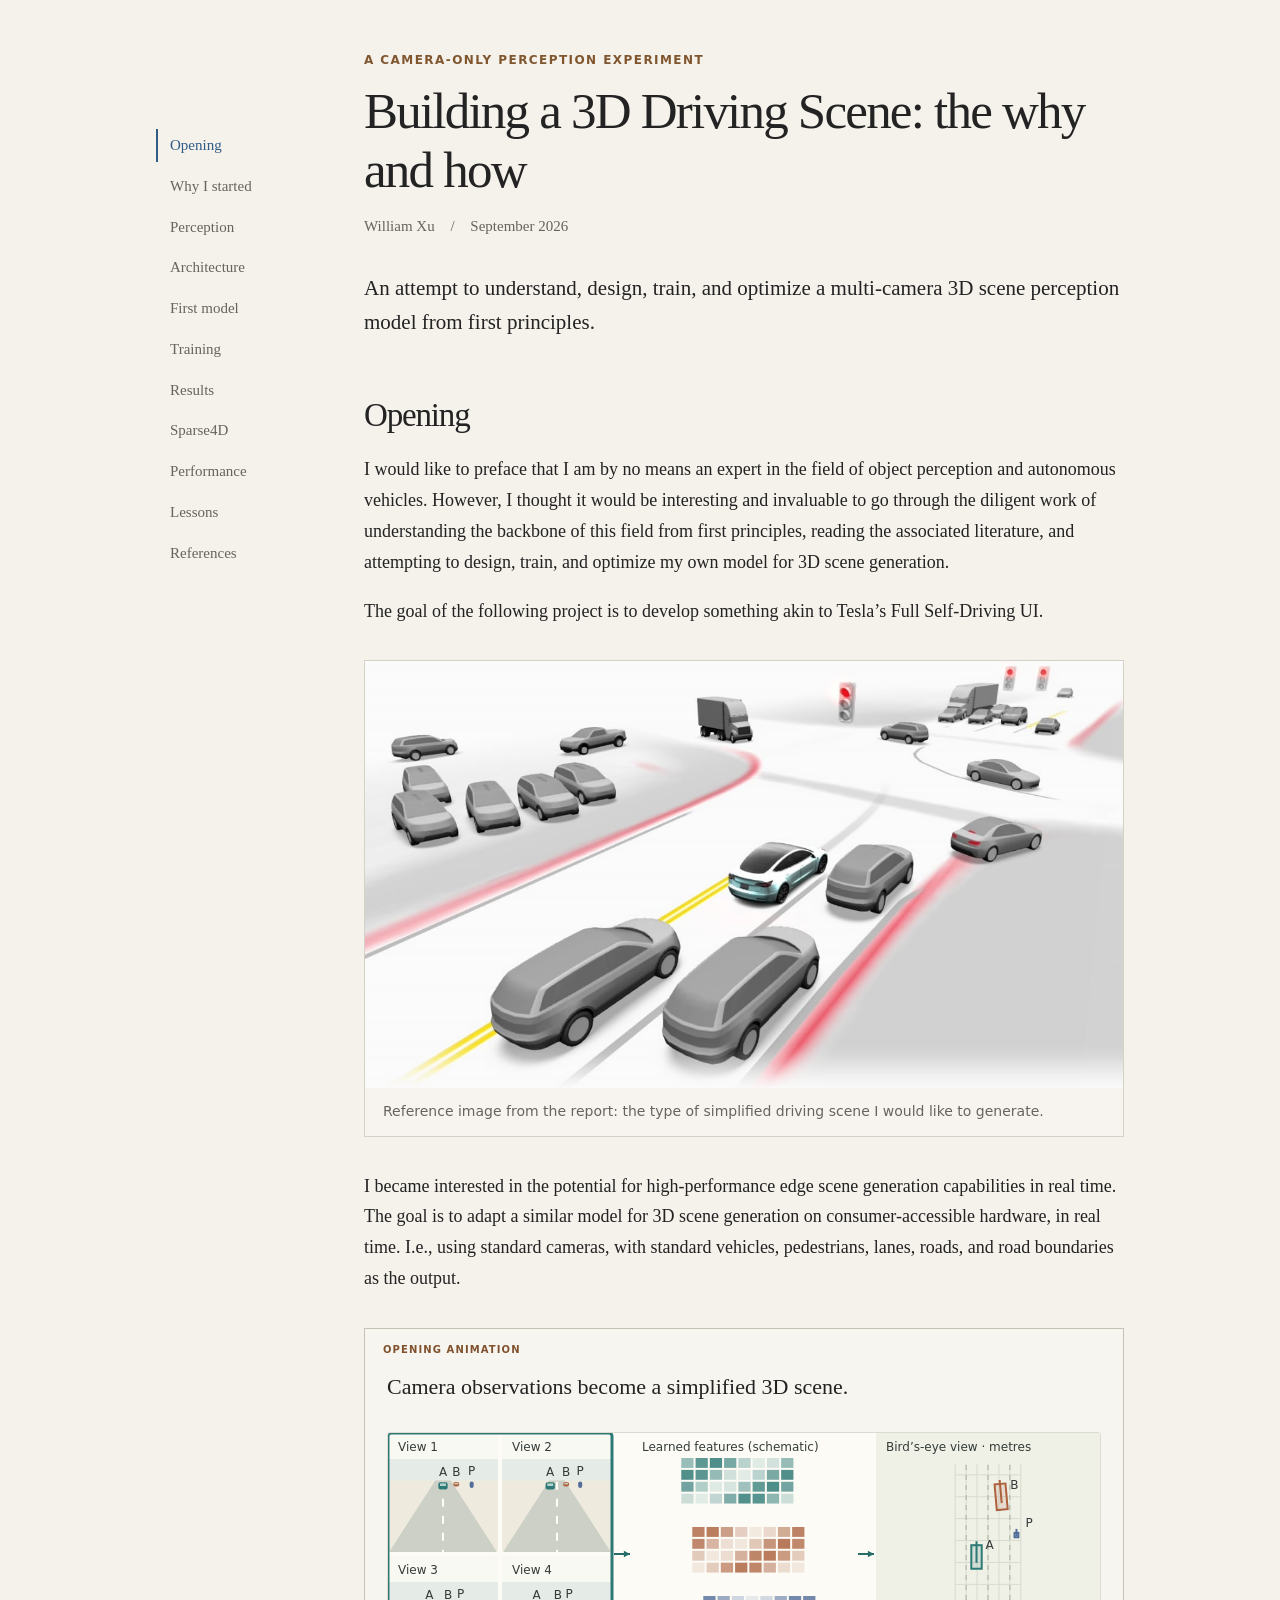
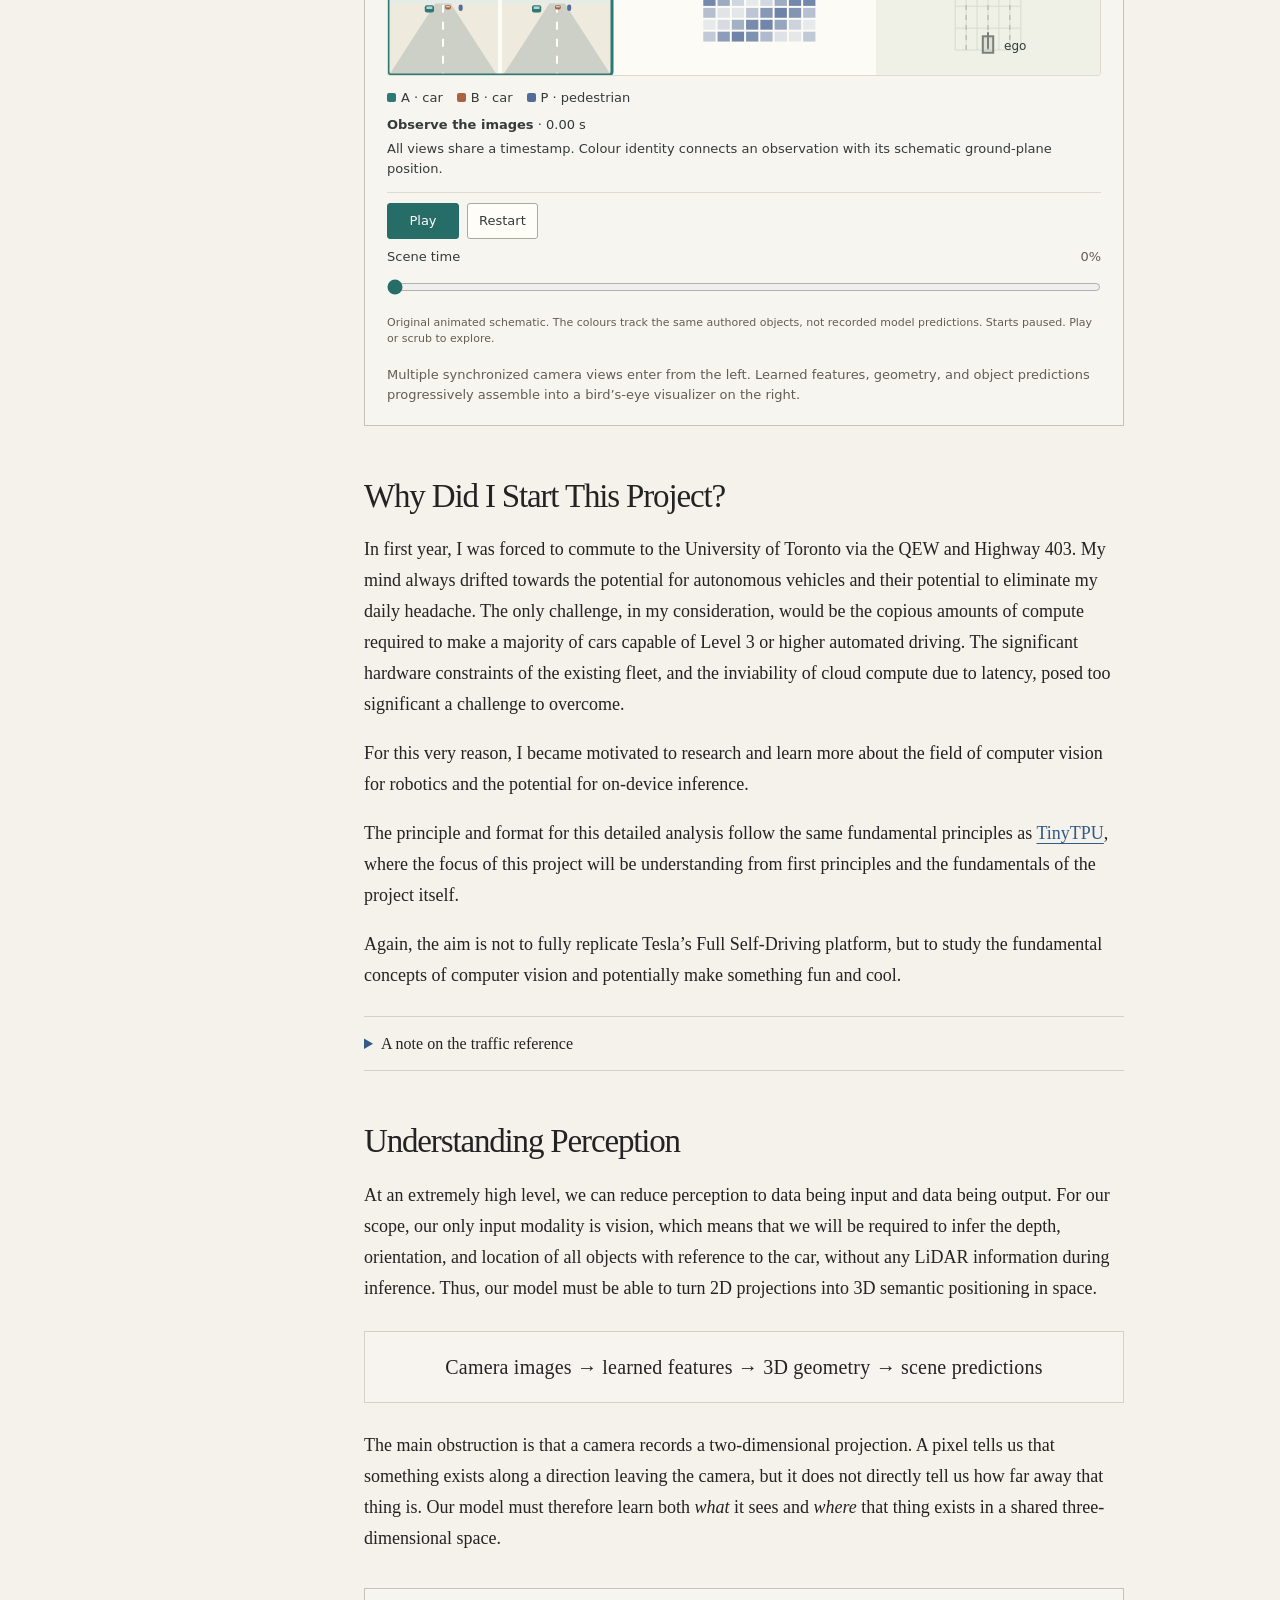
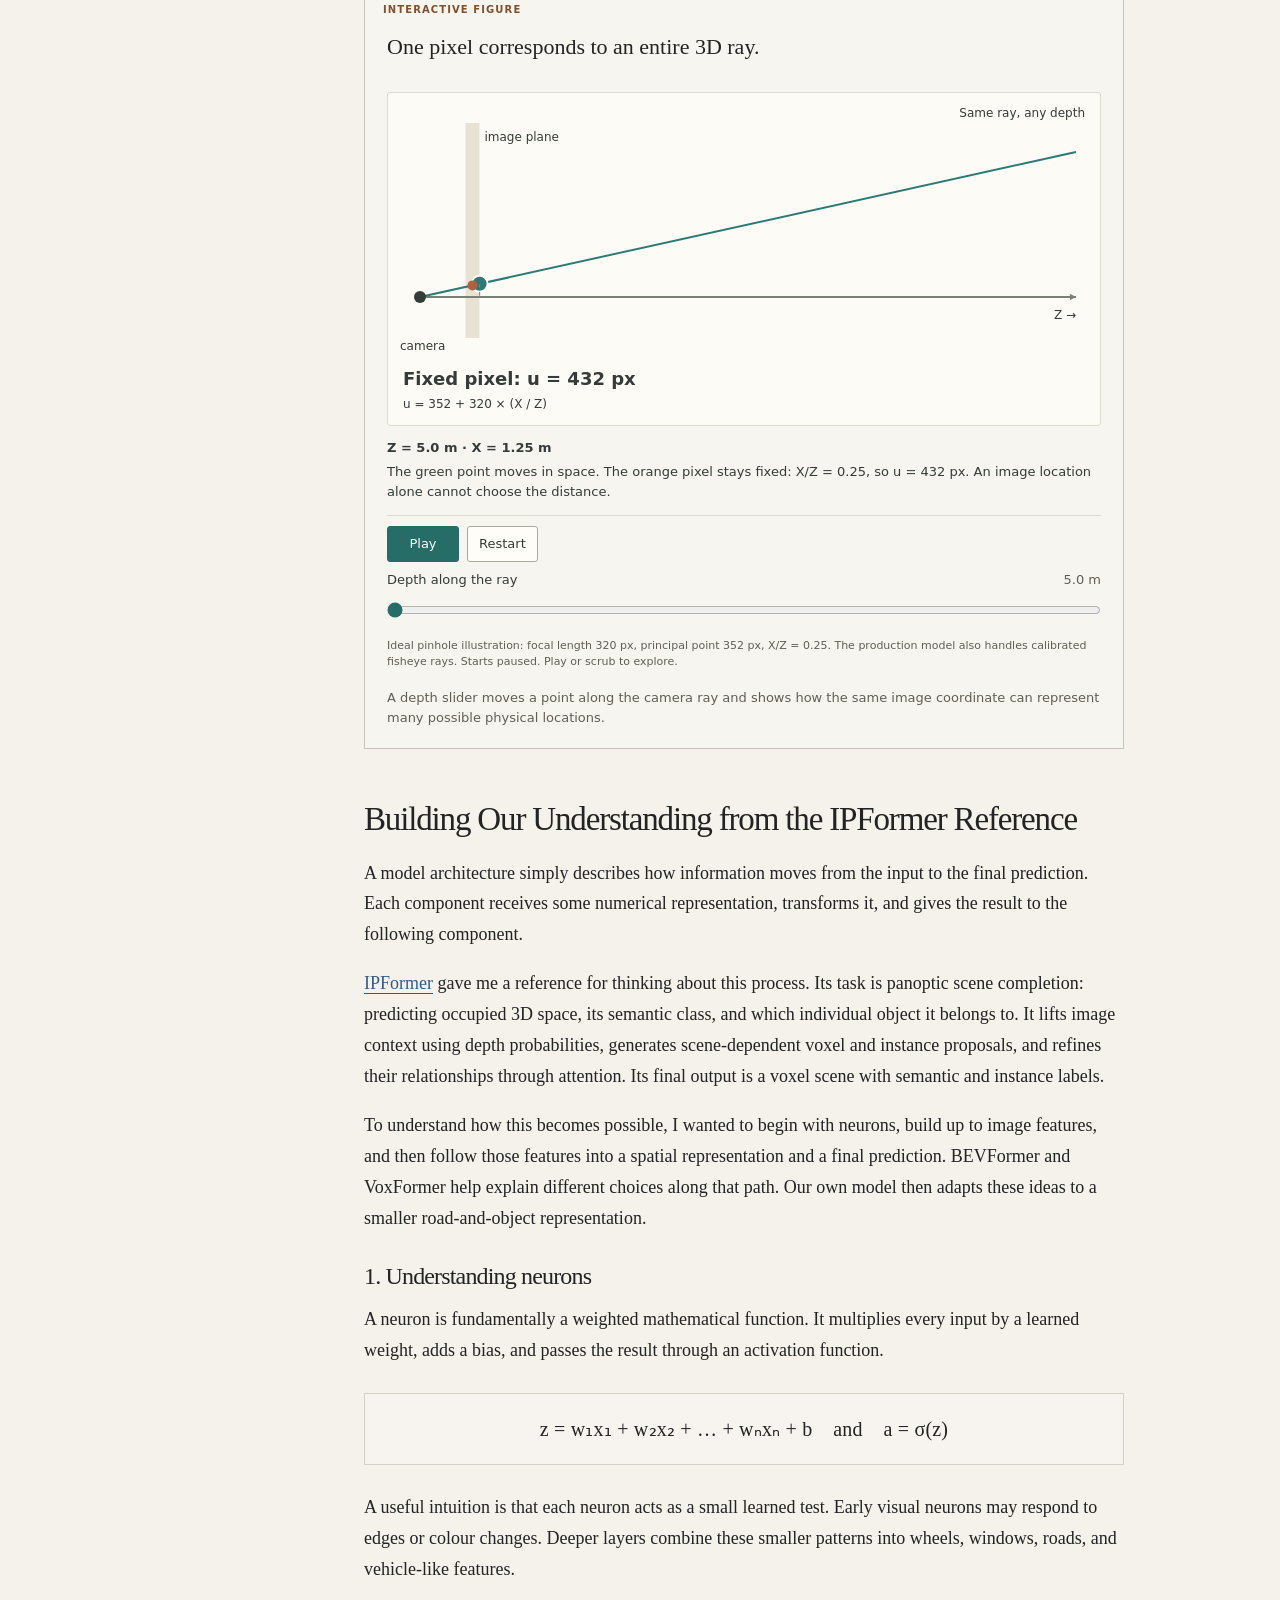
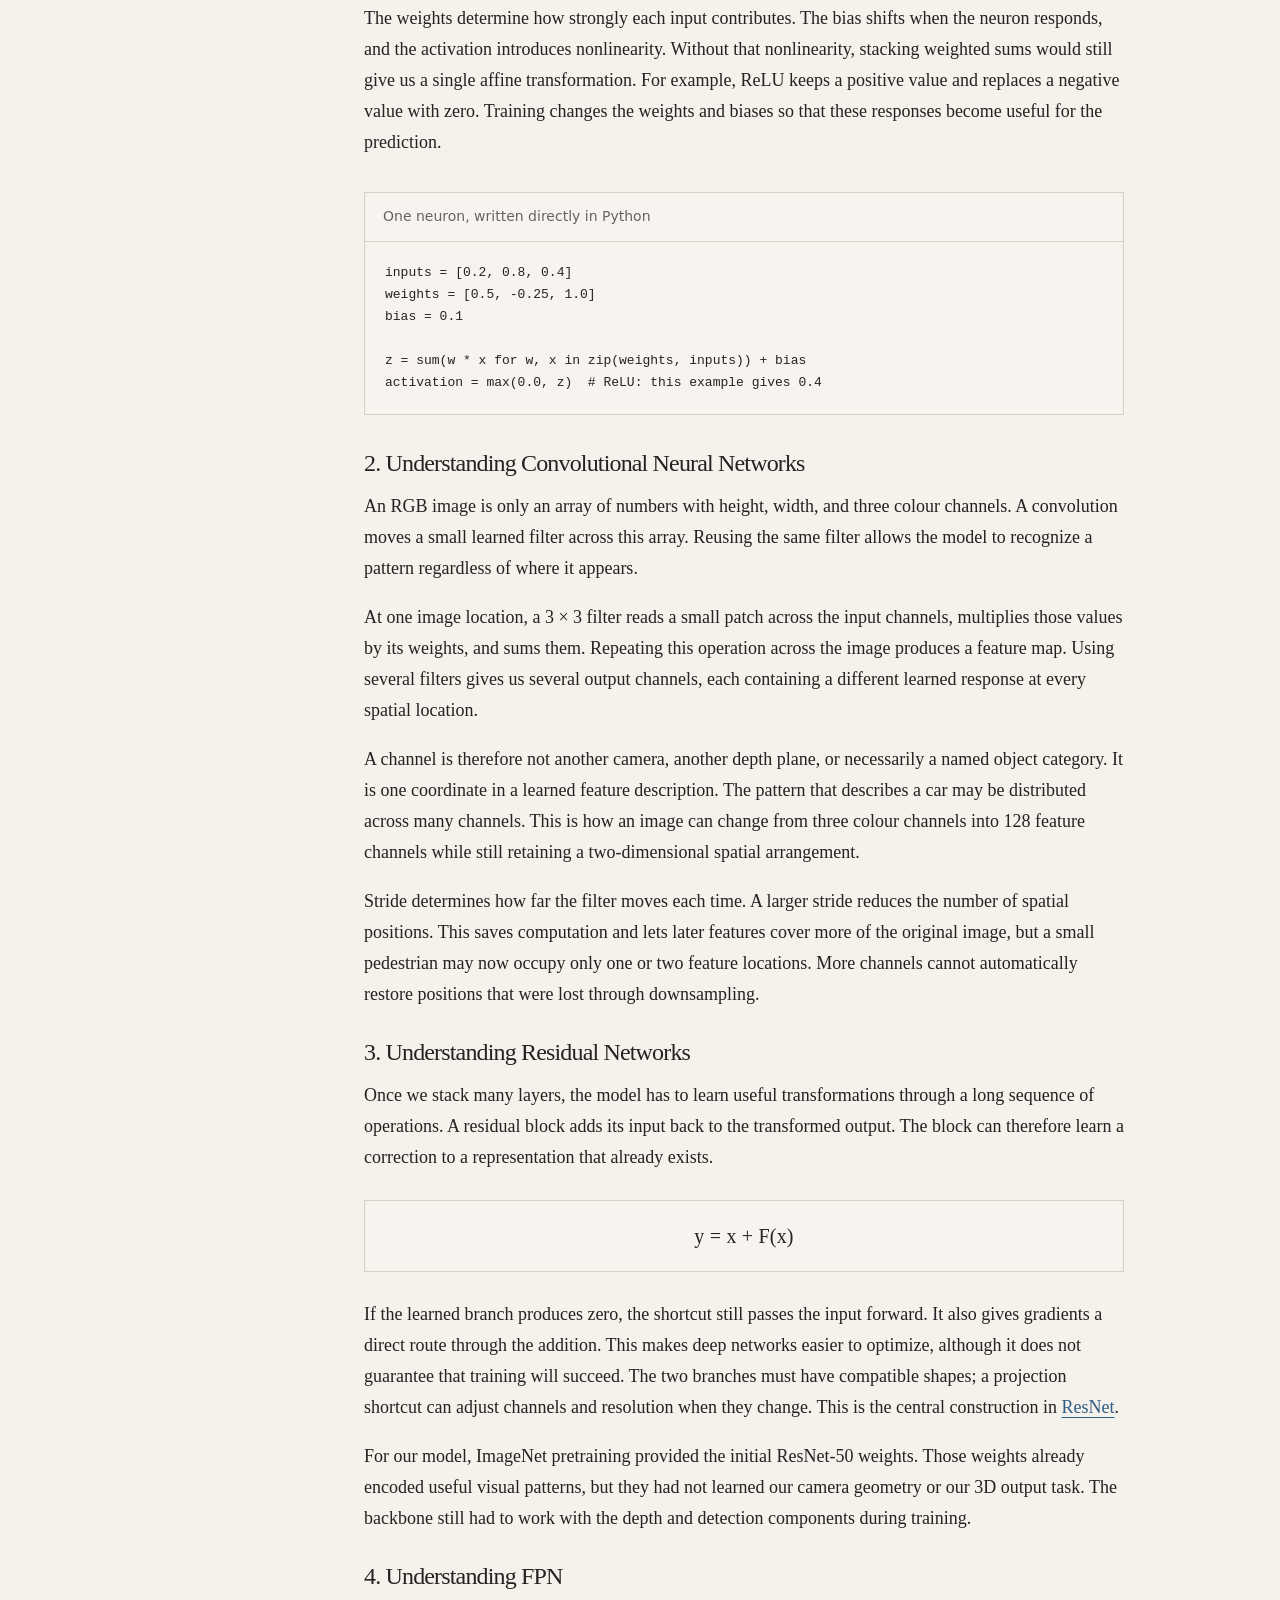
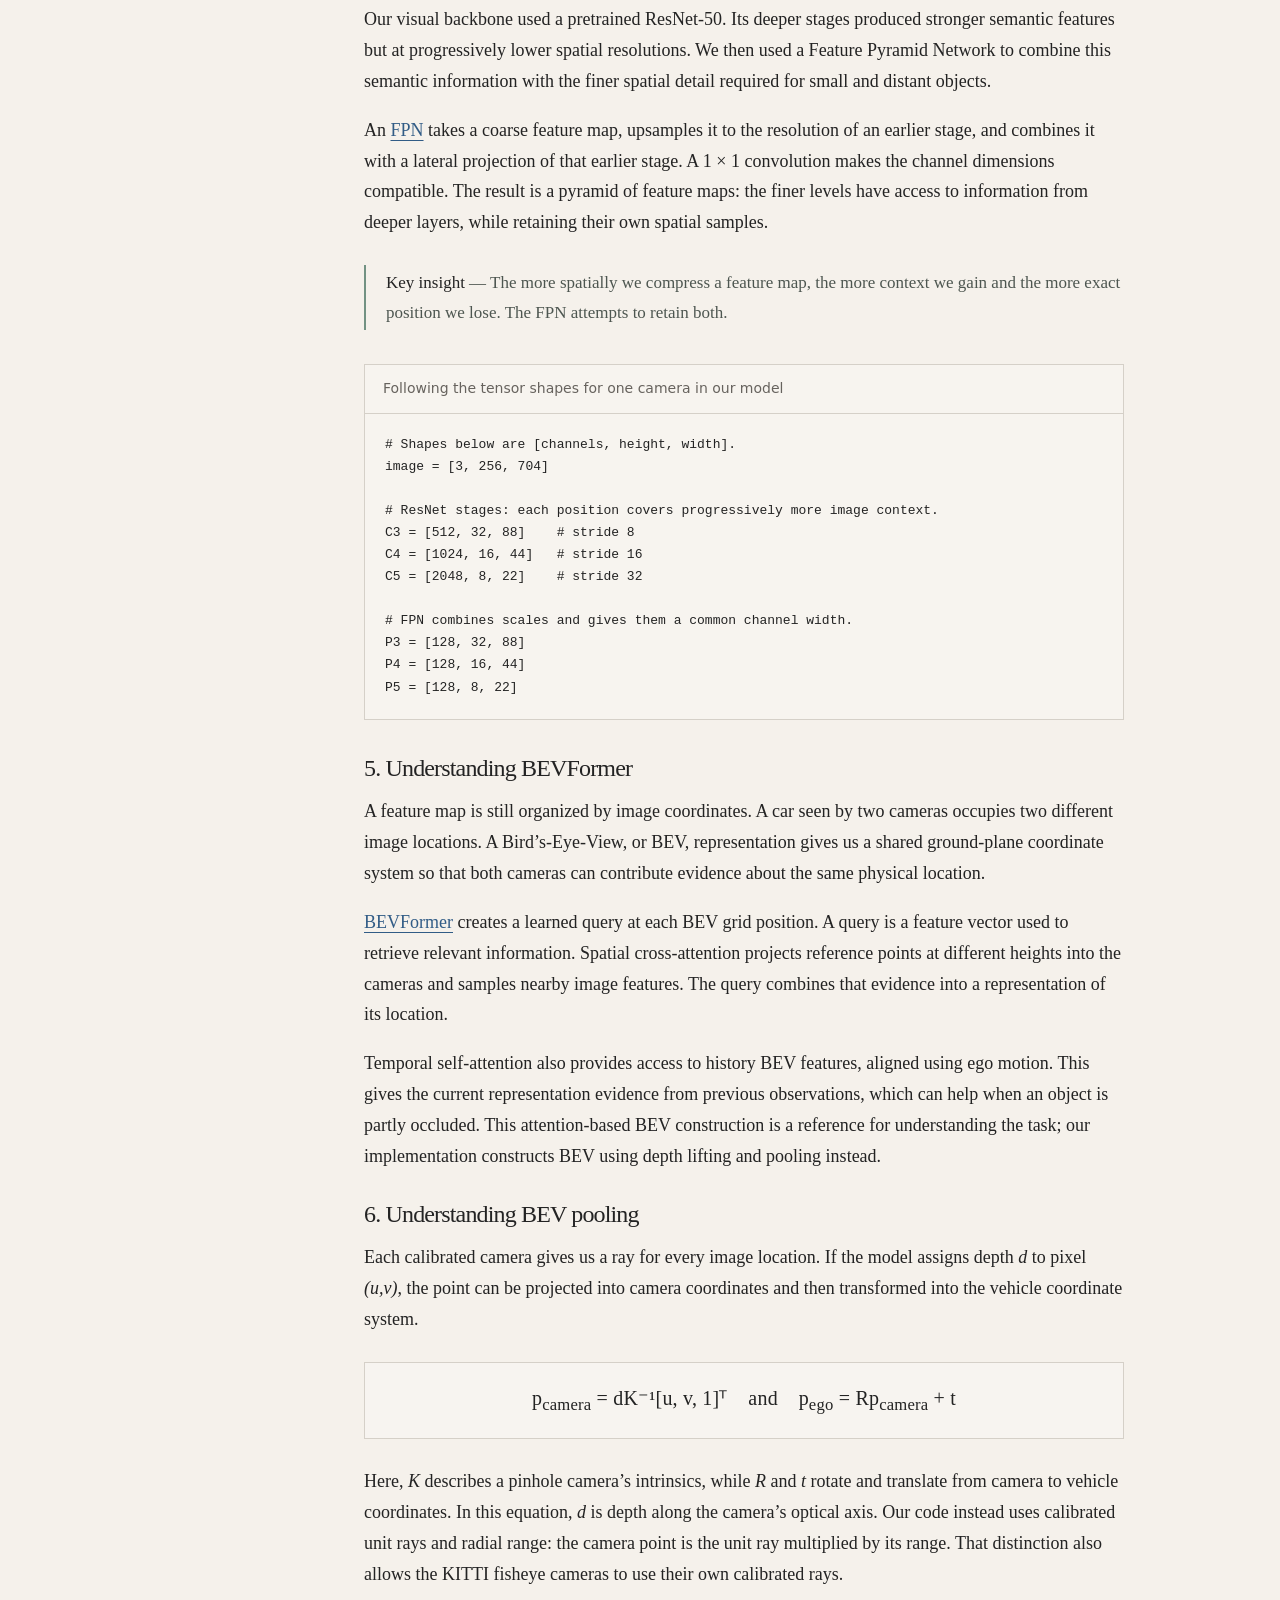
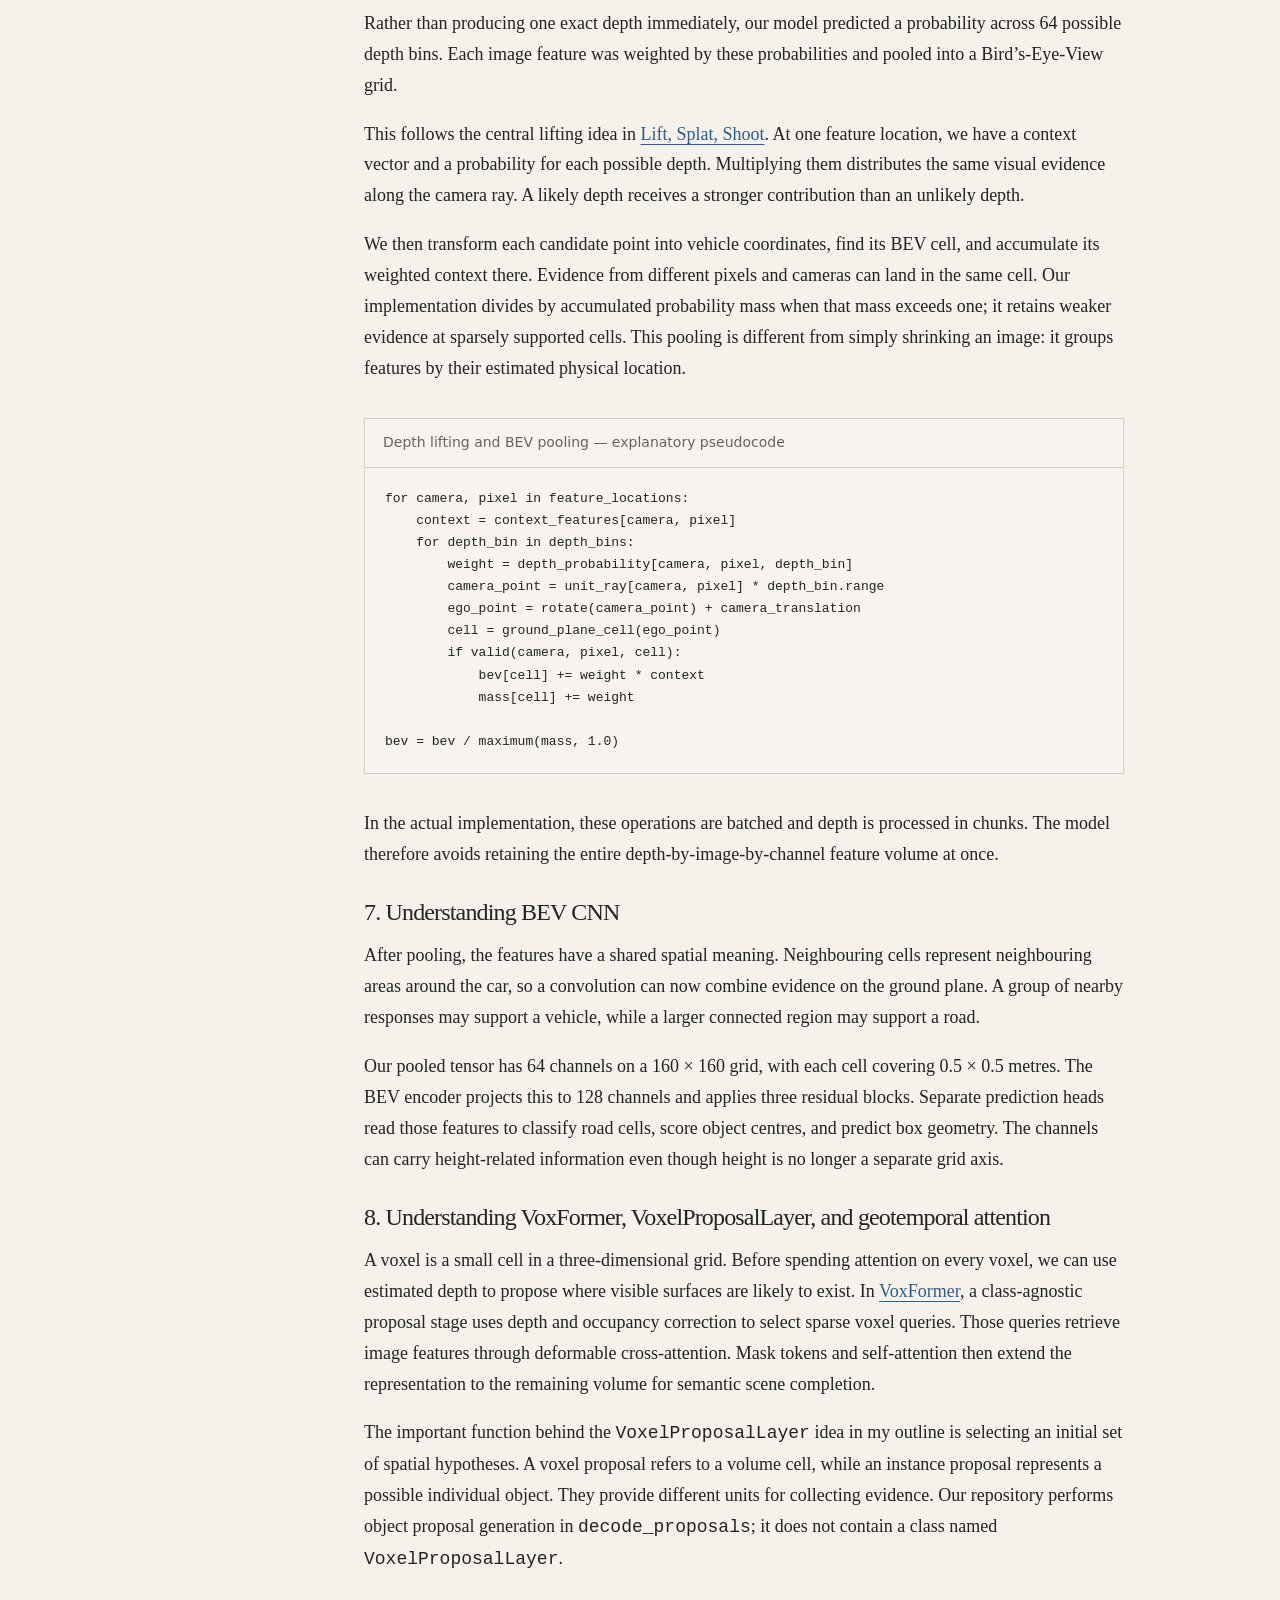
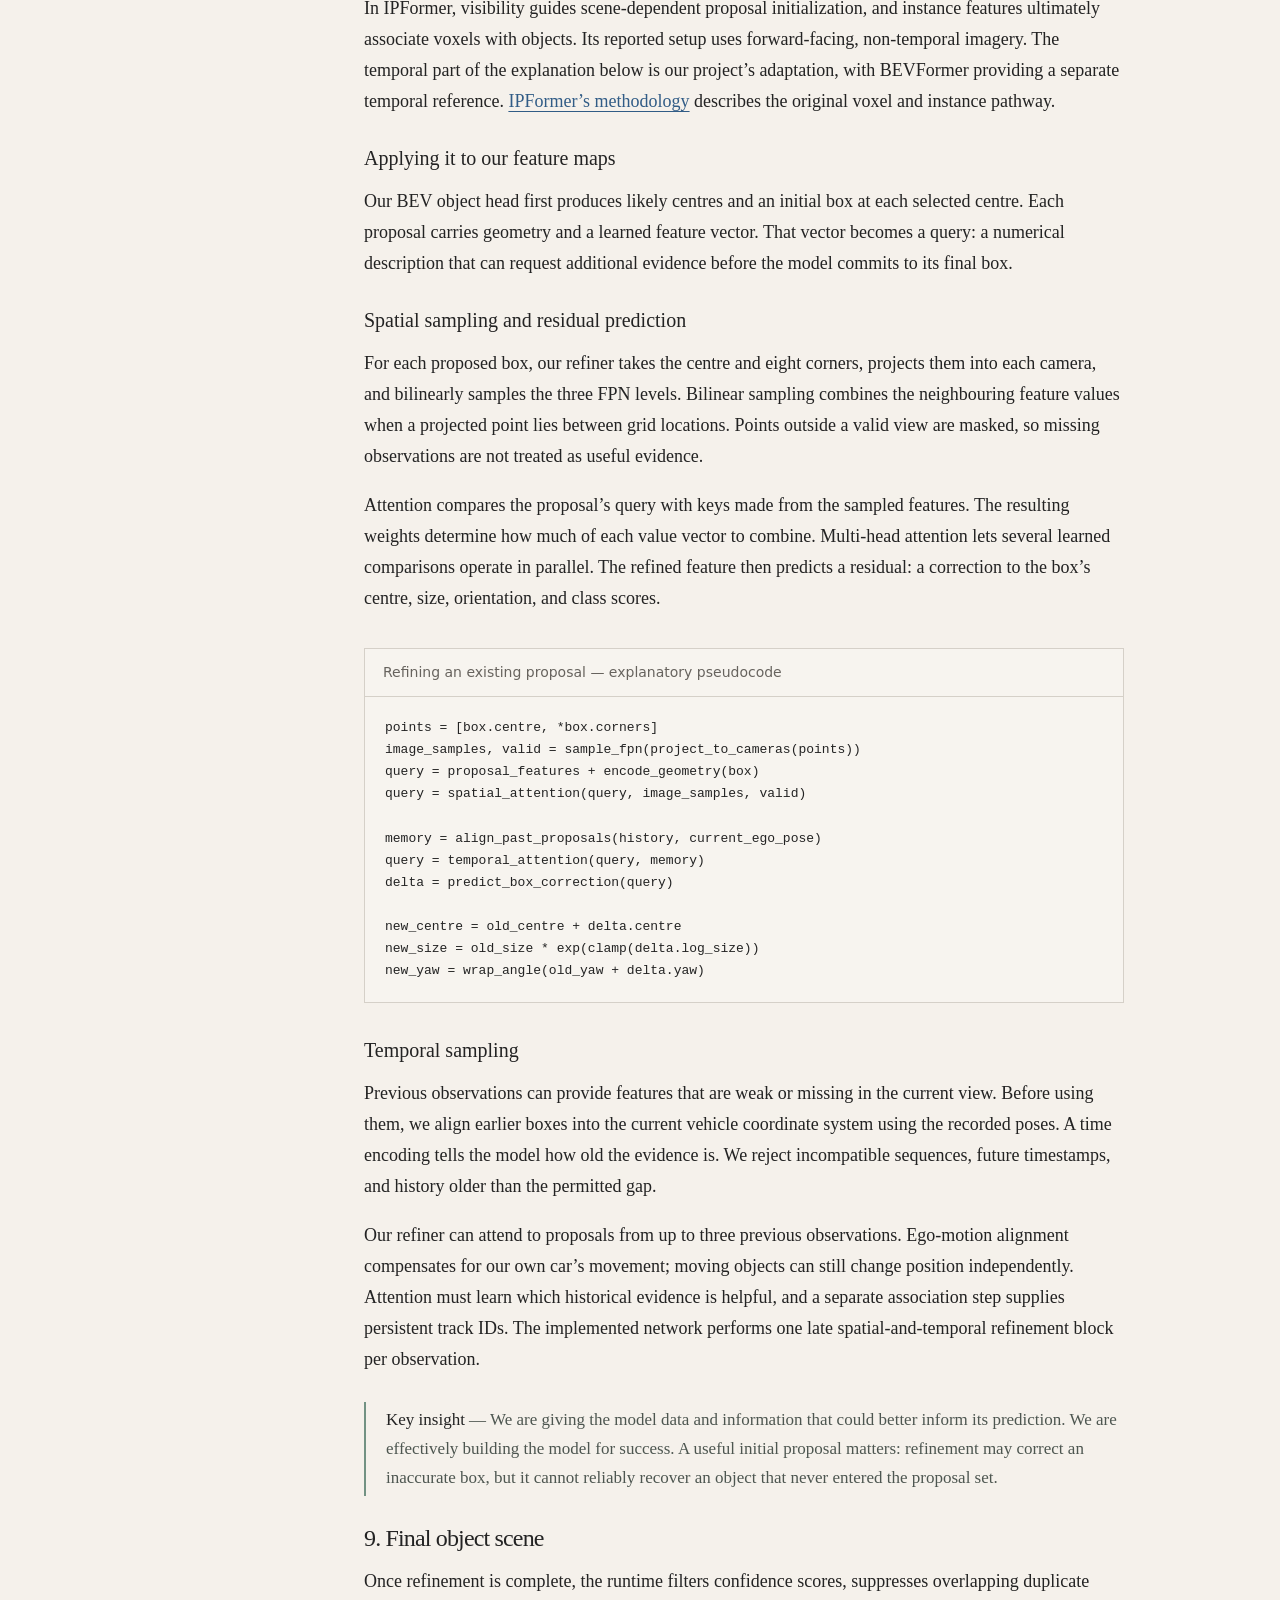
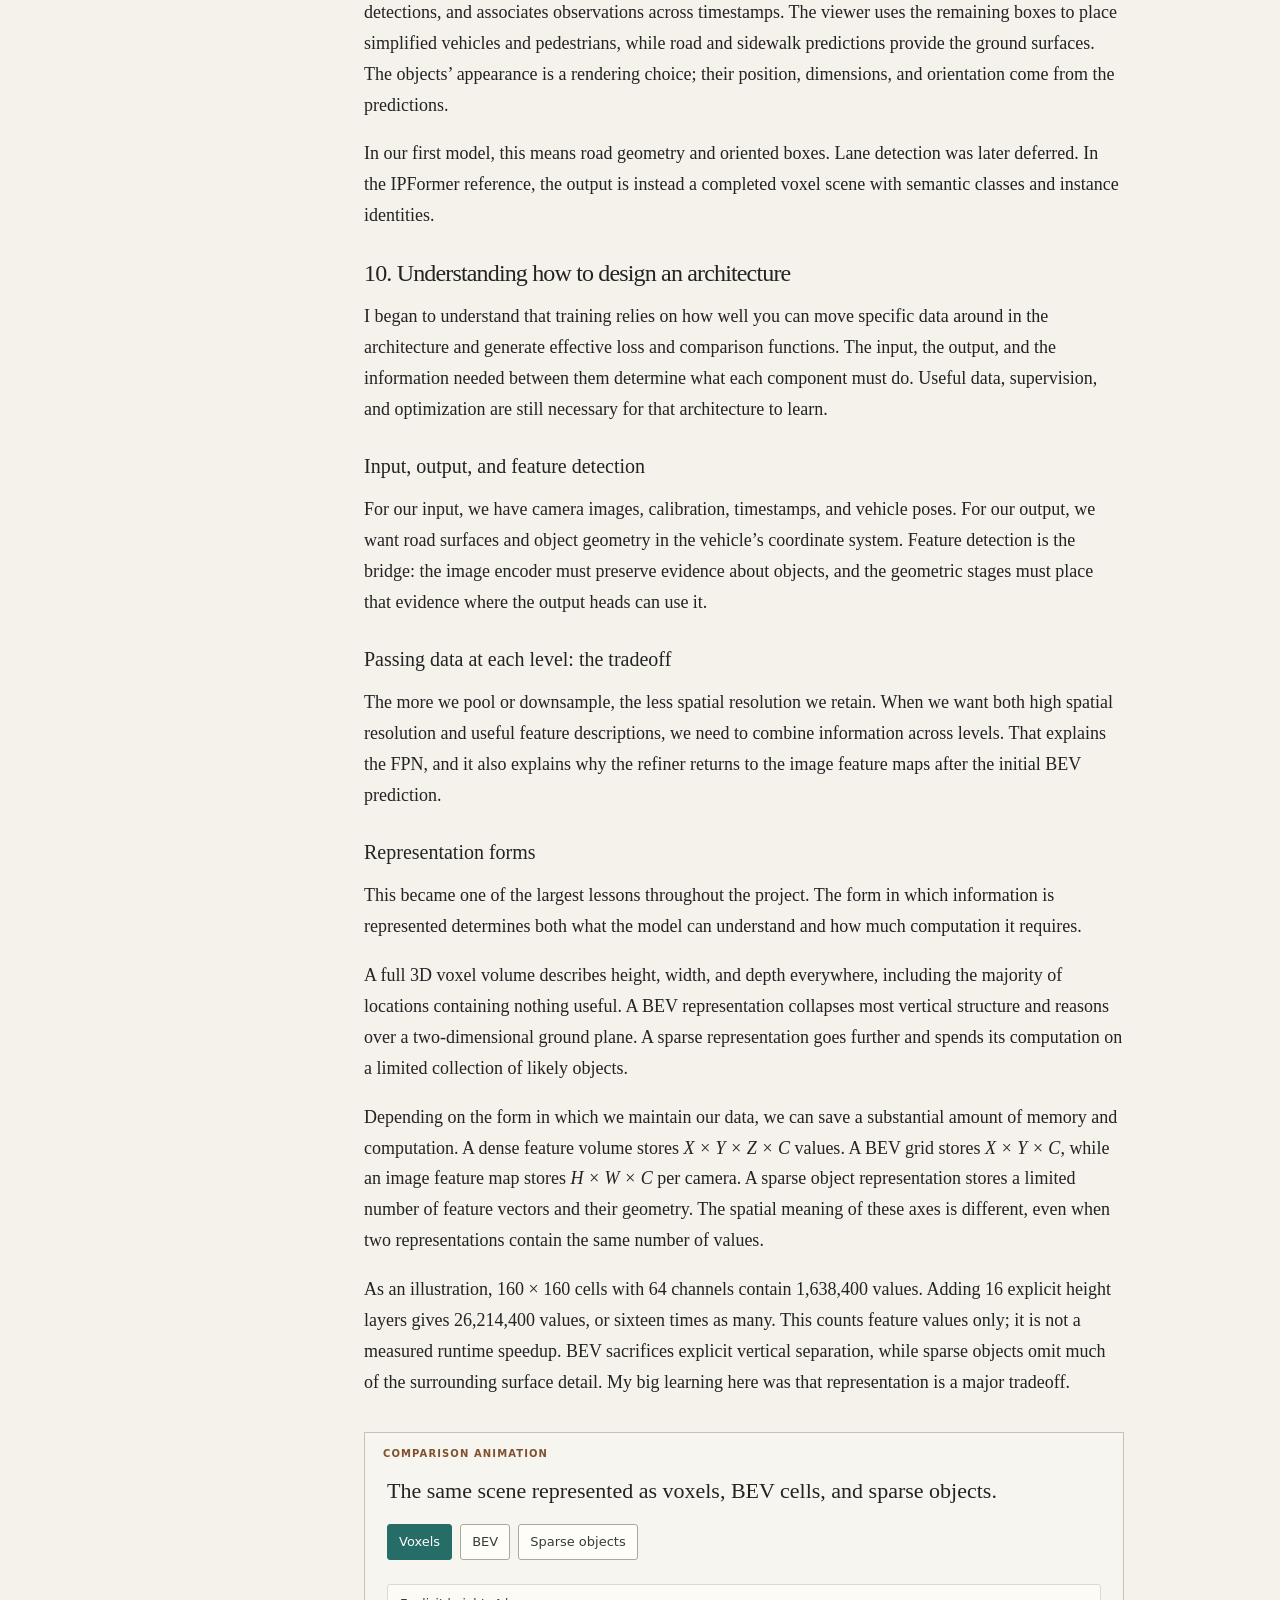
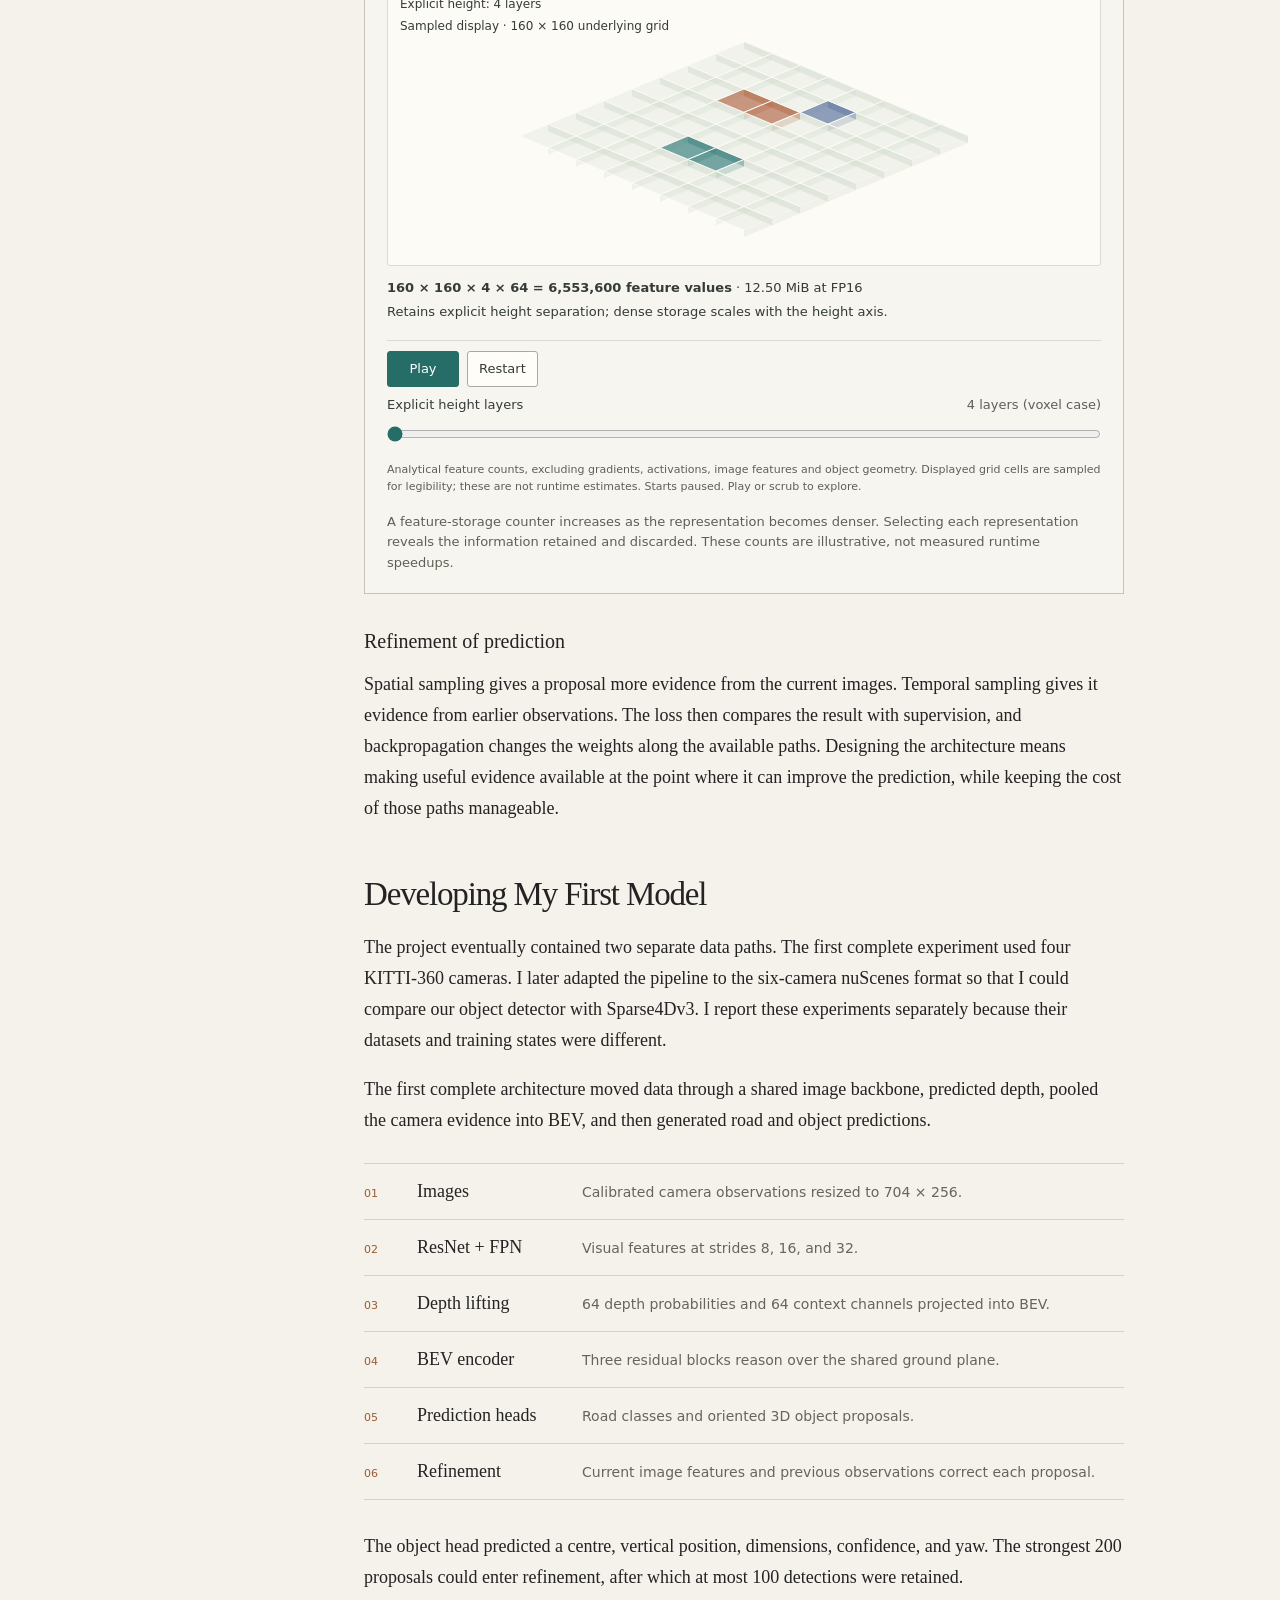
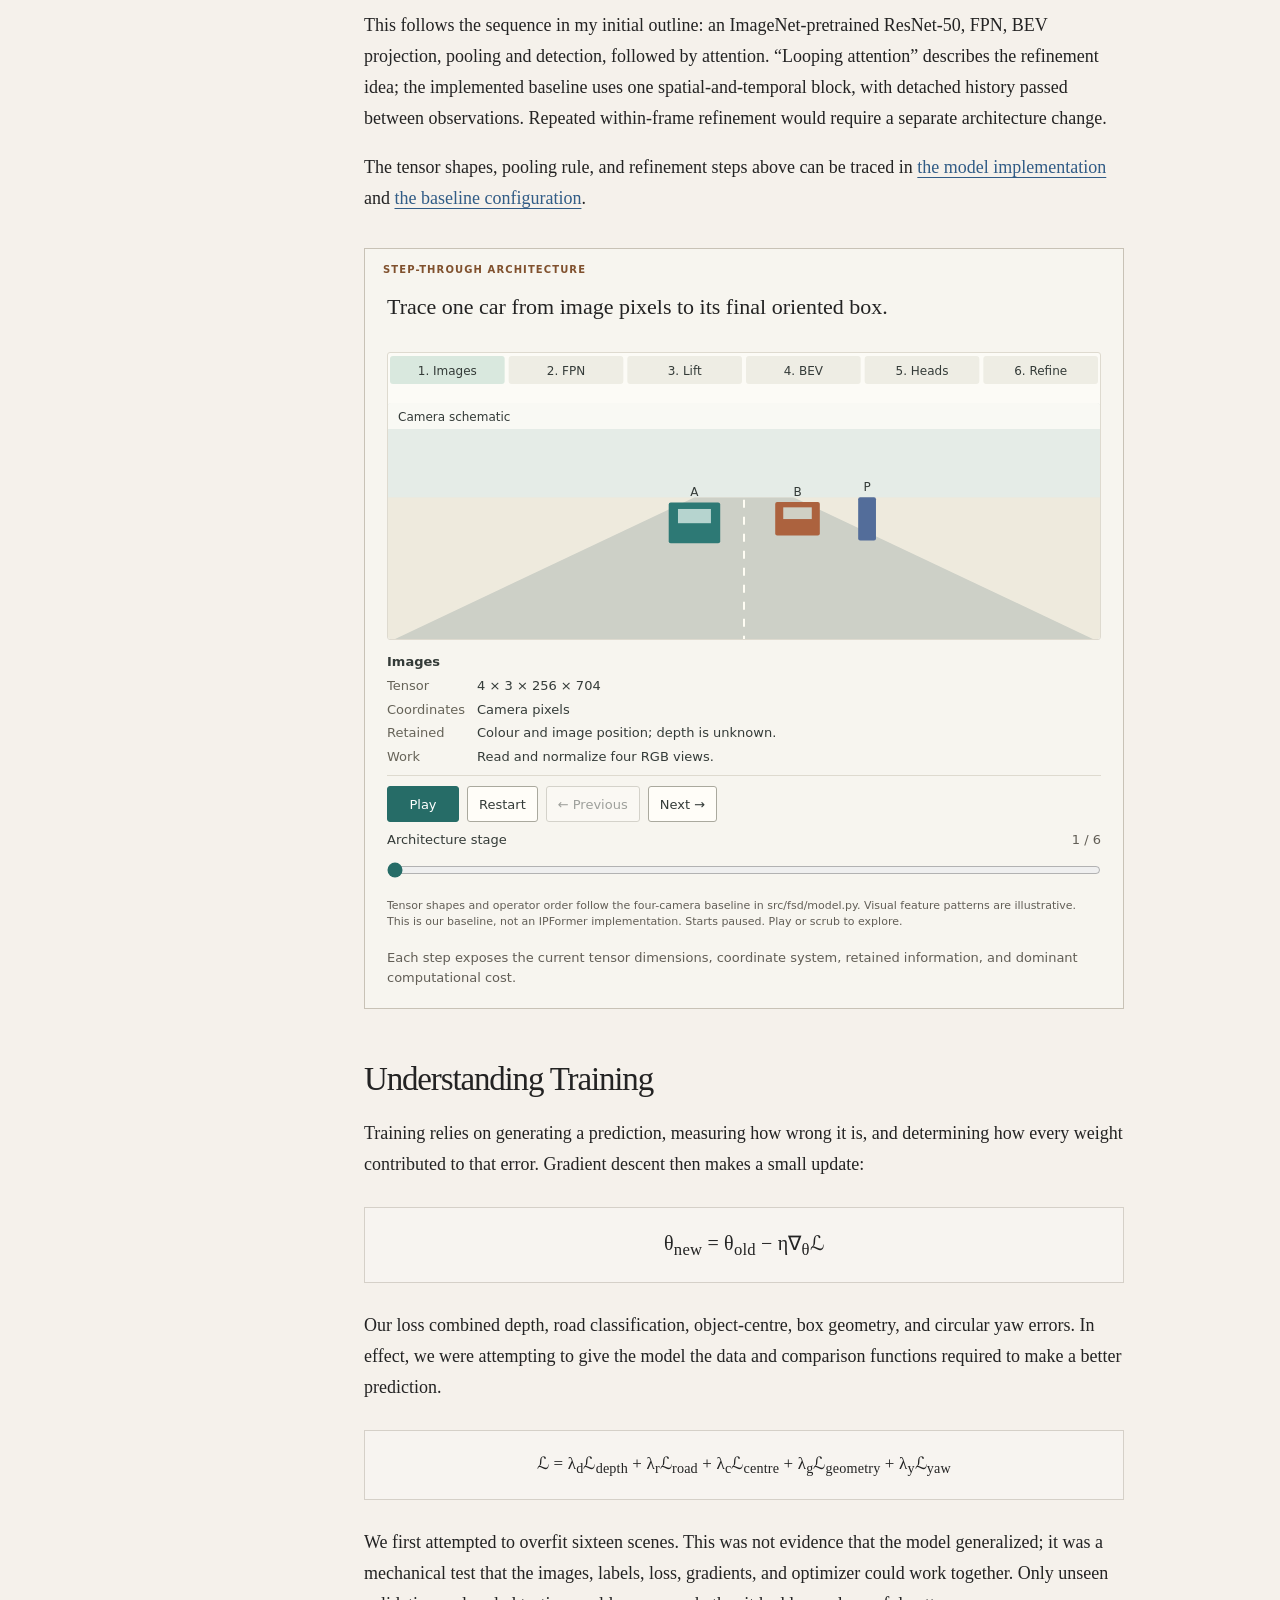
<file: website/index.html>
<!doctype html>
<html lang="en">
<head>
  <meta charset="utf-8">
  <meta name="viewport" content="width=device-width, initial-scale=1">
  <meta name="description" content="An attempt to understand, build, train, and optimize a camera-based 3D scene perception model from first principles.">
  <title>Building a 3D Driving Scene: the why and how</title>
  <link rel="stylesheet" href="style.css?v=report-20260914-replay">
  <link rel="stylesheet" href="animations.css?v=animations-20260914">
  <script src="app.js" defer></script>
  <script src="animations.js?v=animations-20260914" defer></script>
  <script src="replay-embed.js?v=20260914" defer></script>
</head>
<body>
  <a class="skip-link" href="#main">Skip to article</a>
  <div class="page" id="top">
    <aside class="contents" aria-label="Article contents">
      <button class="contents-toggle" aria-expanded="false" aria-controls="chapter-links">On this page <span aria-hidden="true">+</span></button>
      <nav id="chapter-links" aria-label="Chapters">
        <a href="#opening" aria-current="location">Opening</a>
        <a href="#why">Why I started</a>
        <a href="#perception">Perception</a>
        <a href="#architecture">Architecture</a>
        <a href="#first-model">First model</a>
        <a href="#training">Training</a>
        <a href="#results">Results</a>
        <a href="#sparse">Sparse4D</a>
        <a href="#performance">Performance</a>
        <a href="#lessons">Lessons</a>
        <a href="#references">References</a>
      </nav>
    </aside>
    <main id="main" tabindex="-1">
      <article>
        <header class="article-header">
          <p class="eyebrow">A camera-only perception experiment</p>
          <h1>Building a 3D Driving Scene: the why and how</h1>
          <p class="byline">William Xu <span aria-hidden="true">/</span> September 2026</p>
          <p class="lede">An attempt to understand, design, train, and optimize a multi-camera 3D scene perception model from first principles.</p>
        </header>

        <section id="opening" aria-labelledby="opening-title">
          <h2 id="opening-title">Opening</h2>
          <p>I would like to preface that I am by no means an expert in the field of object perception and autonomous vehicles. However, I thought it would be interesting and invaluable to go through the diligent work of understanding the backbone of this field from first principles, reading the associated literature, and attempting to design, train, and optimize my own model for 3D scene generation.</p>
          <p>The goal of the following project is to develop something akin to Tesla’s Full Self-Driving UI.</p>
          <figure class="media-surface">
            <img src="assets/report-reference-1.png" width="1200" height="675" alt="Reference driving visualization showing simplified cars, trucks, traffic lights, lane markings, and road boundaries around a central vehicle." decoding="async">
            <figcaption>Reference image from the report: the type of simplified driving scene I would like to generate.</figcaption>
          </figure>
          <p>I became interested in the potential for high-performance edge scene generation capabilities in real time. The goal is to adapt a similar model for 3D scene generation on consumer-accessible hardware, in real time. I.e., using standard cameras, with standard vehicles, pedestrians, lanes, roads, and road boundaries as the output.</p>
          <figure class="animation-figure" data-animation="opening">
            <span class="figure-label">Opening animation</span>
            <strong>Camera observations become a simplified 3D scene.</strong>
            <figcaption>Multiple synchronized camera views enter from the left. Learned features, geometry, and object predictions progressively assemble into a bird’s-eye visualizer on the right.</figcaption>
          </figure>
        </section>

        <section id="why" aria-labelledby="why-title">
          <h2 id="why-title">Why Did I Start This Project?</h2>
          <p>In first year, I was forced to commute to the University of Toronto via the QEW and Highway 403. My mind always drifted towards the potential for autonomous vehicles and their potential to eliminate my daily headache. The only challenge, in my consideration, would be the copious amounts of compute required to make a majority of cars capable of Level 3 or higher automated driving. The significant hardware constraints of the existing fleet, and the inviability of cloud compute due to latency, posed too significant a challenge to overcome.</p>
          <p>For this very reason, I became motivated to research and learn more about the field of computer vision for robotics and the potential for on-device inference.</p>
          <p>The principle and format for this detailed analysis follow the same fundamental principles as <a href="https://www.tinytpu.com/">TinyTPU</a>, where the focus of this project will be understanding from first principles and the fundamentals of the project itself.</p>
          <p>Again, the aim is not to fully replicate Tesla’s Full Self-Driving platform, but to study the fundamental concepts of computer vision and potentially make something fun and cool.</p>
          <details>
            <summary>A note on the traffic reference</summary>
            <div class="detail-content"><p>The <a href="https://www.trucknews.com/transportation/toronto-roads-ranked-third-slowest-in-the-world/1003181160/">article linked in the report</a> describes Toronto’s city-level driving-time ranking in the 2023 TomTom Traffic Index. It does not rank the QEW or Highway 403 individually.</p></div>
          </details>
        </section>

        <section id="perception" aria-labelledby="perception-title">
          <h2 id="perception-title">Understanding Perception</h2>
          <p>At an extremely high level, we can reduce perception to data being input and data being output. For our scope, our only input modality is vision, which means that we will be required to infer the depth, orientation, and location of all objects with reference to the car, without any LiDAR information during inference. Thus, our model must be able to turn 2D projections into 3D semantic positioning in space.</p>
          <div class="equation" aria-label="Perception flow">Camera images → learned features → 3D geometry → scene predictions</div>
          <p>The main obstruction is that a camera records a two-dimensional projection. A pixel tells us that something exists along a direction leaving the camera, but it does not directly tell us how far away that thing is. Our model must therefore learn both <em>what</em> it sees and <em>where</em> that thing exists in a shared three-dimensional space.</p>
          <figure class="animation-figure" data-animation="ray">
            <span class="figure-label">Interactive figure</span>
            <strong>One pixel corresponds to an entire 3D ray.</strong>
            <figcaption>A depth slider moves a point along the camera ray and shows how the same image coordinate can represent many possible physical locations.</figcaption>
          </figure>
        </section>

        <section id="architecture" aria-labelledby="architecture-title">
          <h2 id="architecture-title">Building Our Understanding from the IPFormer Reference</h2>
          <p>A model architecture simply describes how information moves from the input to the final prediction. Each component receives some numerical representation, transforms it, and gives the result to the following component.</p>
          <p><a href="https://arxiv.org/html/2506.20671v3">IPFormer</a> gave me a reference for thinking about this process. Its task is panoptic scene completion: predicting occupied 3D space, its semantic class, and which individual object it belongs to. It lifts image context using depth probabilities, generates scene-dependent voxel and instance proposals, and refines their relationships through attention. Its final output is a voxel scene with semantic and instance labels.</p>
          <p>To understand how this becomes possible, I wanted to begin with neurons, build up to image features, and then follow those features into a spatial representation and a final prediction. BEVFormer and VoxFormer help explain different choices along that path. Our own model then adapts these ideas to a smaller road-and-object representation.</p>

          <h3 id="neurons">1. Understanding neurons</h3>
          <p>A neuron is fundamentally a weighted mathematical function. It multiplies every input by a learned weight, adds a bias, and passes the result through an activation function.</p>
          <div class="equation" aria-label="Neuron equation">z = w₁x₁ + w₂x₂ + … + wₙxₙ + b &nbsp;&nbsp; and &nbsp;&nbsp; a = σ(z)</div>
          <p>A useful intuition is that each neuron acts as a small learned test. Early visual neurons may respond to edges or colour changes. Deeper layers combine these smaller patterns into wheels, windows, roads, and vehicle-like features.</p>
          <p>The weights determine how strongly each input contributes. The bias shifts when the neuron responds, and the activation introduces nonlinearity. Without that nonlinearity, stacking weighted sums would still give us a single affine transformation. For example, ReLU keeps a positive value and replaces a negative value with zero. Training changes the weights and biases so that these responses become useful for the prediction.</p>
          <figure class="code-surface">
            <figcaption id="neuron-code-title">One neuron, written directly in Python</figcaption>
            <pre tabindex="0" aria-labelledby="neuron-code-title"><code>inputs = [0.2, 0.8, 0.4]
weights = [0.5, -0.25, 1.0]
bias = 0.1

z = sum(w * x for w, x in zip(weights, inputs)) + bias
activation = max(0.0, z)  # ReLU: this example gives 0.4</code></pre>
          </figure>

          <h3 id="convolutions">2. Understanding Convolutional Neural Networks</h3>
          <p>An RGB image is only an array of numbers with height, width, and three colour channels. A convolution moves a small learned filter across this array. Reusing the same filter allows the model to recognize a pattern regardless of where it appears.</p>
          <p>At one image location, a 3 × 3 filter reads a small patch across the input channels, multiplies those values by its weights, and sums them. Repeating this operation across the image produces a feature map. Using several filters gives us several output channels, each containing a different learned response at every spatial location.</p>
          <p>A channel is therefore not another camera, another depth plane, or necessarily a named object category. It is one coordinate in a learned feature description. The pattern that describes a car may be distributed across many channels. This is how an image can change from three colour channels into 128 feature channels while still retaining a two-dimensional spatial arrangement.</p>
          <p>Stride determines how far the filter moves each time. A larger stride reduces the number of spatial positions. This saves computation and lets later features cover more of the original image, but a small pedestrian may now occupy only one or two feature locations. More channels cannot automatically restore positions that were lost through downsampling.</p>

          <h3 id="residual-networks">3. Understanding Residual Networks</h3>
          <p>Once we stack many layers, the model has to learn useful transformations through a long sequence of operations. A residual block adds its input back to the transformed output. The block can therefore learn a correction to a representation that already exists.</p>
          <div class="equation" aria-label="Residual block equation">y = x + F(x)</div>
          <p>If the learned branch produces zero, the shortcut still passes the input forward. It also gives gradients a direct route through the addition. This makes deep networks easier to optimize, although it does not guarantee that training will succeed. The two branches must have compatible shapes; a projection shortcut can adjust channels and resolution when they change. This is the central construction in <a href="https://arxiv.org/abs/1512.03385">ResNet</a>.</p>
          <p>For our model, ImageNet pretraining provided the initial ResNet-50 weights. Those weights already encoded useful visual patterns, but they had not learned our camera geometry or our 3D output task. The backbone still had to work with the depth and detection components during training.</p>

          <h3 id="fpn">4. Understanding FPN</h3>
          <p>Our visual backbone used a pretrained ResNet-50. Its deeper stages produced stronger semantic features but at progressively lower spatial resolutions. We then used a Feature Pyramid Network to combine this semantic information with the finer spatial detail required for small and distant objects.</p>
          <p>An <a href="https://arxiv.org/abs/1612.03144">FPN</a> takes a coarse feature map, upsamples it to the resolution of an earlier stage, and combines it with a lateral projection of that earlier stage. A 1 × 1 convolution makes the channel dimensions compatible. The result is a pyramid of feature maps: the finer levels have access to information from deeper layers, while retaining their own spatial samples.</p>
          <aside class="note"><p><strong>Key insight</strong> — The more spatially we compress a feature map, the more context we gain and the more exact position we lose. The FPN attempts to retain both.</p></aside>
          <figure class="code-surface">
            <figcaption id="feature-code-title">Following the tensor shapes for one camera in our model</figcaption>
            <pre tabindex="0" aria-labelledby="feature-code-title"><code># Shapes below are [channels, height, width].
image = [3, 256, 704]

# ResNet stages: each position covers progressively more image context.
C3 = [512, 32, 88]    # stride 8
C4 = [1024, 16, 44]   # stride 16
C5 = [2048, 8, 22]    # stride 32

# FPN combines scales and gives them a common channel width.
P3 = [128, 32, 88]
P4 = [128, 16, 44]
P5 = [128, 8, 22]</code></pre>
          </figure>

          <h3 id="bevformer">5. Understanding BEVFormer</h3>
          <p>A feature map is still organized by image coordinates. A car seen by two cameras occupies two different image locations. A Bird’s-Eye-View, or BEV, representation gives us a shared ground-plane coordinate system so that both cameras can contribute evidence about the same physical location.</p>
          <p><a href="https://arxiv.org/abs/2203.17270">BEVFormer</a> creates a learned query at each BEV grid position. A query is a feature vector used to retrieve relevant information. Spatial cross-attention projects reference points at different heights into the cameras and samples nearby image features. The query combines that evidence into a representation of its location.</p>
          <p>Temporal self-attention also provides access to history BEV features, aligned using ego motion. This gives the current representation evidence from previous observations, which can help when an object is partly occluded. This attention-based BEV construction is a reference for understanding the task; our implementation constructs BEV using depth lifting and pooling instead.</p>

          <h3 id="bev-pooling">6. Understanding BEV pooling</h3>
          <p>Each calibrated camera gives us a ray for every image location. If the model assigns depth <span class="math">d</span> to pixel <span class="math">(u,v)</span>, the point can be projected into camera coordinates and then transformed into the vehicle coordinate system.</p>
          <div class="equation" aria-label="Camera projection equation">p<sub>camera</sub> = dK⁻¹[u, v, 1]ᵀ &nbsp;&nbsp; and &nbsp;&nbsp; p<sub>ego</sub> = Rp<sub>camera</sub> + t</div>
          <p>Here, <span class="math">K</span> describes a pinhole camera’s intrinsics, while <span class="math">R</span> and <span class="math">t</span> rotate and translate from camera to vehicle coordinates. In this equation, <span class="math">d</span> is depth along the camera’s optical axis. Our code instead uses calibrated unit rays and radial range: the camera point is the unit ray multiplied by its range. That distinction also allows the KITTI fisheye cameras to use their own calibrated rays.</p>
          <p>Rather than producing one exact depth immediately, our model predicted a probability across 64 possible depth bins. Each image feature was weighted by these probabilities and pooled into a Bird’s-Eye-View grid.</p>
          <p>This follows the central lifting idea in <a href="https://arxiv.org/abs/2008.05711">Lift, Splat, Shoot</a>. At one feature location, we have a context vector and a probability for each possible depth. Multiplying them distributes the same visual evidence along the camera ray. A likely depth receives a stronger contribution than an unlikely depth.</p>
          <p>We then transform each candidate point into vehicle coordinates, find its BEV cell, and accumulate its weighted context there. Evidence from different pixels and cameras can land in the same cell. Our implementation divides by accumulated probability mass when that mass exceeds one; it retains weaker evidence at sparsely supported cells. This pooling is different from simply shrinking an image: it groups features by their estimated physical location.</p>
          <figure class="code-surface">
            <figcaption id="pooling-code-title">Depth lifting and BEV pooling — explanatory pseudocode</figcaption>
            <pre tabindex="0" aria-labelledby="pooling-code-title"><code>for camera, pixel in feature_locations:
    context = context_features[camera, pixel]
    for depth_bin in depth_bins:
        weight = depth_probability[camera, pixel, depth_bin]
        camera_point = unit_ray[camera, pixel] * depth_bin.range
        ego_point = rotate(camera_point) + camera_translation
        cell = ground_plane_cell(ego_point)
        if valid(camera, pixel, cell):
            bev[cell] += weight * context
            mass[cell] += weight

bev = bev / maximum(mass, 1.0)</code></pre>
          </figure>
          <p>In the actual implementation, these operations are batched and depth is processed in chunks. The model therefore avoids retaining the entire depth-by-image-by-channel feature volume at once.</p>

          <h3 id="bev-cnn">7. Understanding BEV CNN</h3>
          <p>After pooling, the features have a shared spatial meaning. Neighbouring cells represent neighbouring areas around the car, so a convolution can now combine evidence on the ground plane. A group of nearby responses may support a vehicle, while a larger connected region may support a road.</p>
          <p>Our pooled tensor has 64 channels on a 160 × 160 grid, with each cell covering 0.5 × 0.5 metres. The BEV encoder projects this to 128 channels and applies three residual blocks. Separate prediction heads read those features to classify road cells, score object centres, and predict box geometry. The channels can carry height-related information even though height is no longer a separate grid axis.</p>

          <h3 id="voxel-proposals">8. Understanding VoxFormer, VoxelProposalLayer, and geotemporal attention</h3>
          <p>A voxel is a small cell in a three-dimensional grid. Before spending attention on every voxel, we can use estimated depth to propose where visible surfaces are likely to exist. In <a href="https://openaccess.thecvf.com/content/CVPR2023/html/Li_VoxFormer_Sparse_Voxel_Transformer_for_Camera-Based_3D_Semantic_Scene_Completion_CVPR_2023_paper.html">VoxFormer</a>, a class-agnostic proposal stage uses depth and occupancy correction to select sparse voxel queries. Those queries retrieve image features through deformable cross-attention. Mask tokens and self-attention then extend the representation to the remaining volume for semantic scene completion.</p>
          <p>The important function behind the <code>VoxelProposalLayer</code> idea in my outline is selecting an initial set of spatial hypotheses. A voxel proposal refers to a volume cell, while an instance proposal represents a possible individual object. They provide different units for collecting evidence. Our repository performs object proposal generation in <code>decode_proposals</code>; it does not contain a class named <code>VoxelProposalLayer</code>.</p>
          <p>In IPFormer, visibility guides scene-dependent proposal initialization, and instance features ultimately associate voxels with objects. Its reported setup uses forward-facing, non-temporal imagery. The temporal part of the explanation below is our project’s adaptation, with BEVFormer providing a separate temporal reference. <a href="https://arxiv.org/html/2506.20671v3#S3">IPFormer’s methodology</a> describes the original voxel and instance pathway.</p>

          <h4>Applying it to our feature maps</h4>
          <p>Our BEV object head first produces likely centres and an initial box at each selected centre. Each proposal carries geometry and a learned feature vector. That vector becomes a query: a numerical description that can request additional evidence before the model commits to its final box.</p>

          <h4>Spatial sampling and residual prediction</h4>
          <p>For each proposed box, our refiner takes the centre and eight corners, projects them into each camera, and bilinearly samples the three FPN levels. Bilinear sampling combines the neighbouring feature values when a projected point lies between grid locations. Points outside a valid view are masked, so missing observations are not treated as useful evidence.</p>
          <p>Attention compares the proposal’s query with keys made from the sampled features. The resulting weights determine how much of each value vector to combine. Multi-head attention lets several learned comparisons operate in parallel. The refined feature then predicts a residual: a correction to the box’s centre, size, orientation, and class scores.</p>
          <figure class="code-surface">
            <figcaption id="refinement-code-title">Refining an existing proposal — explanatory pseudocode</figcaption>
            <pre tabindex="0" aria-labelledby="refinement-code-title"><code>points = [box.centre, *box.corners]
image_samples, valid = sample_fpn(project_to_cameras(points))
query = proposal_features + encode_geometry(box)
query = spatial_attention(query, image_samples, valid)

memory = align_past_proposals(history, current_ego_pose)
query = temporal_attention(query, memory)
delta = predict_box_correction(query)

new_centre = old_centre + delta.centre
new_size = old_size * exp(clamp(delta.log_size))
new_yaw = wrap_angle(old_yaw + delta.yaw)</code></pre>
          </figure>

          <h4>Temporal sampling</h4>
          <p>Previous observations can provide features that are weak or missing in the current view. Before using them, we align earlier boxes into the current vehicle coordinate system using the recorded poses. A time encoding tells the model how old the evidence is. We reject incompatible sequences, future timestamps, and history older than the permitted gap.</p>
          <p>Our refiner can attend to proposals from up to three previous observations. Ego-motion alignment compensates for our own car’s movement; moving objects can still change position independently. Attention must learn which historical evidence is helpful, and a separate association step supplies persistent track IDs. The implemented network performs one late spatial-and-temporal refinement block per observation.</p>
          <aside class="note"><p><strong>Key insight</strong> — We are giving the model data and information that could better inform its prediction. We are effectively building the model for success. A useful initial proposal matters: refinement may correct an inaccurate box, but it cannot reliably recover an object that never entered the proposal set.</p></aside>

          <h3 id="final-scene">9. Final object scene</h3>
          <p>Once refinement is complete, the runtime filters confidence scores, suppresses overlapping duplicate detections, and associates observations across timestamps. The viewer uses the remaining boxes to place simplified vehicles and pedestrians, while road and sidewalk predictions provide the ground surfaces. The objects’ appearance is a rendering choice; their position, dimensions, and orientation come from the predictions.</p>
          <p>In our first model, this means road geometry and oriented boxes. Lane detection was later deferred. In the IPFormer reference, the output is instead a completed voxel scene with semantic classes and instance identities.</p>

          <h3 id="architecture-design">10. Understanding how to design an architecture</h3>
          <p>I began to understand that training relies on how well you can move specific data around in the architecture and generate effective loss and comparison functions. The input, the output, and the information needed between them determine what each component must do. Useful data, supervision, and optimization are still necessary for that architecture to learn.</p>

          <h4>Input, output, and feature detection</h4>
          <p>For our input, we have camera images, calibration, timestamps, and vehicle poses. For our output, we want road surfaces and object geometry in the vehicle’s coordinate system. Feature detection is the bridge: the image encoder must preserve evidence about objects, and the geometric stages must place that evidence where the output heads can use it.</p>

          <h4>Passing data at each level: the tradeoff</h4>
          <p>The more we pool or downsample, the less spatial resolution we retain. When we want both high spatial resolution and useful feature descriptions, we need to combine information across levels. That explains the FPN, and it also explains why the refiner returns to the image feature maps after the initial BEV prediction.</p>

          <h4>Representation forms</h4>
          <p>This became one of the largest lessons throughout the project. The form in which information is represented determines both what the model can understand and how much computation it requires.</p>
          <p>A full 3D voxel volume describes height, width, and depth everywhere, including the majority of locations containing nothing useful. A BEV representation collapses most vertical structure and reasons over a two-dimensional ground plane. A sparse representation goes further and spends its computation on a limited collection of likely objects.</p>
          <p>Depending on the form in which we maintain our data, we can save a substantial amount of memory and computation. A dense feature volume stores <span class="math">X × Y × Z × C</span> values. A BEV grid stores <span class="math">X × Y × C</span>, while an image feature map stores <span class="math">H × W × C</span> per camera. A sparse object representation stores a limited number of feature vectors and their geometry. The spatial meaning of these axes is different, even when two representations contain the same number of values.</p>
          <p>As an illustration, 160 × 160 cells with 64 channels contain 1,638,400 values. Adding 16 explicit height layers gives 26,214,400 values, or sixteen times as many. This counts feature values only; it is not a measured runtime speedup. BEV sacrifices explicit vertical separation, while sparse objects omit much of the surrounding surface detail. My big learning here was that representation is a major tradeoff.</p>
          <figure class="animation-figure figure-wide" data-animation="representation">
            <span class="figure-label">Comparison animation</span>
            <strong>The same scene represented as voxels, BEV cells, and sparse objects.</strong>
            <figcaption>A feature-storage counter increases as the representation becomes denser. Selecting each representation reveals the information retained and discarded. These counts are illustrative, not measured runtime speedups.</figcaption>
          </figure>
          <h4>Refinement of prediction</h4>
          <p>Spatial sampling gives a proposal more evidence from the current images. Temporal sampling gives it evidence from earlier observations. The loss then compares the result with supervision, and backpropagation changes the weights along the available paths. Designing the architecture means making useful evidence available at the point where it can improve the prediction, while keeping the cost of those paths manageable.</p>
        </section>

        <section id="first-model" aria-labelledby="first-model-title">
          <h2 id="first-model-title">Developing My First Model</h2>
          <p>The project eventually contained two separate data paths. The first complete experiment used four KITTI-360 cameras. I later adapted the pipeline to the six-camera nuScenes format so that I could compare our object detector with Sparse4Dv3. I report these experiments separately because their datasets and training states were different.</p>
          <p>The first complete architecture moved data through a shared image backbone, predicted depth, pooled the camera evidence into BEV, and then generated road and object predictions.</p>
          <ol class="pipeline">
            <li><span>01</span><strong>Images</strong><small>Calibrated camera observations resized to 704 × 256.</small></li>
            <li><span>02</span><strong>ResNet + FPN</strong><small>Visual features at strides 8, 16, and 32.</small></li>
            <li><span>03</span><strong>Depth lifting</strong><small>64 depth probabilities and 64 context channels projected into BEV.</small></li>
            <li><span>04</span><strong>BEV encoder</strong><small>Three residual blocks reason over the shared ground plane.</small></li>
            <li><span>05</span><strong>Prediction heads</strong><small>Road classes and oriented 3D object proposals.</small></li>
            <li><span>06</span><strong>Refinement</strong><small>Current image features and previous observations correct each proposal.</small></li>
          </ol>
          <p>The object head predicted a centre, vertical position, dimensions, confidence, and yaw. The strongest 200 proposals could enter refinement, after which at most 100 detections were retained.</p>
          <p>This follows the sequence in my initial outline: an ImageNet-pretrained ResNet-50, FPN, BEV projection, pooling and detection, followed by attention. “Looping attention” describes the refinement idea; the implemented baseline uses one spatial-and-temporal block, with detached history passed between observations. Repeated within-frame refinement would require a separate architecture change.</p>
          <p>The tensor shapes, pooling rule, and refinement steps above can be traced in <a href="https://github.com/WilliamXu070/fsd-scene/blob/main/src/fsd/model.py">the model implementation</a> and <a href="https://github.com/WilliamXu070/fsd-scene/blob/main/configs/baseline.yaml">the baseline configuration</a>.</p>
          <figure class="animation-figure figure-wide" data-animation="architecture">
            <span class="figure-label">Step-through architecture</span>
            <strong>Trace one car from image pixels to its final oriented box.</strong>
            <figcaption>Each step exposes the current tensor dimensions, coordinate system, retained information, and dominant computational cost.</figcaption>
          </figure>
        </section>

        <section id="training" aria-labelledby="training-title">
          <h2 id="training-title">Understanding Training</h2>
          <p>Training relies on generating a prediction, measuring how wrong it is, and determining how every weight contributed to that error. Gradient descent then makes a small update:</p>
          <div class="equation" aria-label="Gradient descent equation">θ<sub>new</sub> = θ<sub>old</sub> − η∇<sub>θ</sub>ℒ</div>
          <p>Our loss combined depth, road classification, object-centre, box geometry, and circular yaw errors. In effect, we were attempting to give the model the data and comparison functions required to make a better prediction.</p>
          <div class="equation equation-small" aria-label="Combined loss equation">ℒ = λ<sub>d</sub>ℒ<sub>depth</sub> + λ<sub>r</sub>ℒ<sub>road</sub> + λ<sub>c</sub>ℒ<sub>centre</sub> + λ<sub>g</sub>ℒ<sub>geometry</sub> + λ<sub>y</sub>ℒ<sub>yaw</sub></div>
          <p>We first attempted to overfit sixteen scenes. This was not evidence that the model generalized; it was a mechanical test that the images, labels, loss, gradients, and optimizer could work together. Only unseen validation and sealed testing could measure whether it had learned a useful pattern.</p>
          <figure class="animation-figure" data-animation="training">
            <span class="figure-label">Training-loop animation</span>
            <strong>Forward pass, loss, backpropagation, and weight update.</strong>
            <figcaption>Selecting a loss term highlights the prediction it supervises and its main gradient route. A separate scalar example demonstrates the weight update; it is not a recorded training run.</figcaption>
          </figure>
        </section>

        <section id="results" aria-labelledby="results-title">
          <h2 id="results-title">What Happened?</h2>
          <p>The four-camera KITTI-360 model ran, learned strong road structure, and produced a complete prediction-only replay. However, its object perception was not accurate enough to create the clean and faithful reconstruction initially imagined.</p>
          <div class="metric-table" role="table" aria-label="Selected held-out results">
            <div role="row"><span role="columnheader">Held-out metric</span><span role="columnheader">Result</span></div>
            <div role="row"><span role="cell">Road IoU</span><span role="cell">87.91%</span></div>
            <div role="row"><span role="cell">Car BEV AP50</span><span role="cell">36.05%</span></div>
            <div role="row"><span role="cell">Pedestrian BEV AP50</span><span role="cell">0.355%</span></div>
            <div role="row"><span role="cell">Cached processing rate</span><span role="cell">28.79–28.94/s</span></div>
          </div>
          <p>These are project-specific metrics from the preserved KITTI-360 held-out drive, not official benchmark leaderboard results. The pedestrian result in particular was inadequate. The replay also exposed implausible vehicle clusters, overlapping boxes, coarse road boundaries, and unstable arrangements between adjacent frames.</p>
          <aside class="note"><p><strong>Key insight</strong> — Getting the entire pipeline to run did not mean that the model could perceive reliably.</p></aside>
          <figure class="model-replay-surface" id="current-model-replay">
            <figcaption><strong>Current retained model: recorded nuScenes replay</strong><p>Explore the epoch-18 Stage A checkpoint with synchronized camera inputs, predicted 3D geometry, and calibrated image projections. This is a separate six-camera experiment from the KITTI-360 results above. The newer experimental branches have not replaced this retained checkpoint.</p><a href="replay/" target="_blank" rel="noopener">Open the full interactive viewer</a></figcaption>
            <iframe data-model-replay src="replay/" title="Recorded nuScenes epoch-18 model: six camera inputs and interactive 3D predictions" loading="lazy" allow="fullscreen" referrerpolicy="same-origin"></iframe>
          </figure>
          <figure class="animation-figure figure-wide" data-animation="evidence">
            <span class="figure-label">Synthetic diagnostic viewer</span>
            <strong>Inspect how a scene can contain false positives and missed objects.</strong>
            <figcaption>A shared timestamp aligns an authored camera schematic with illustrative boxes and optional reference geometry. This synthetic example demonstrates diagnostic controls; it is not dataset imagery, checkpoint output, or evidence for the metrics above.</figcaption>
          </figure>
        </section>

        <section id="sparse" aria-labelledby="sparse-title">
          <h2 id="sparse-title">Rethinking the Architecture with Sparse4D</h2>
          <p>The first architecture assumed that a sufficiently useful BEV feature map would naturally provide strong object geometry. In practice, depth errors produced incorrect BEV features, weak centre proposals, and boxes that the later refinement stage could not recover.</p>
          <p>This led me toward Sparse4Dv3 as a reference. Sparse in this context does not simply mean removing voxels. It means representing the scene with a limited collection of object hypotheses and concentrating expensive computation around them.</p>
          <p>On a separate 403-timestamp nuScenes diagnostic, a complete pretrained Sparse4Dv3 checkpoint achieved 57.46% car BEV AP50, compared with 25.45% for our preserved early six-camera nuScenes baseline. Its matched yaw error was also lower: 4.67° compared with 13.56°. This was not an equal training comparison, but it demonstrated the gap between our first proposal mechanism and a mature pretrained sparse detector.</p>
          <figure class="animation-figure" data-animation="queries">
            <span class="figure-label">Object-query animation</span>
            <strong>Sparse hypotheses repeatedly sample useful image evidence.</strong>
            <figcaption>Each object stores position, dimensions, yaw, confidence, and learned features. Incorrect hypotheses fade while useful hypotheses move toward observed vehicles.</figcaption>
          </figure>
        </section>

        <section id="performance" aria-labelledby="performance-title">
          <h2 id="performance-title">Understanding Performance</h2>
          <p>Rendering a UI at 60 FPS and producing 60 entirely new perception updates every second are not equivalent. A renderer can interpolate between slower perception updates, but the model has still only observed the world at the lower rate.</p>
          <p>Our custom model approached 29 cached scene updates per second, while the stronger pretrained Sparse4Dv3 diagnostic processed approximately 13 scenes per second in FP32. Neither measurement established a complete live 60 FPS camera pipeline.</p>
          <p>The actual design problem is a balance:</p>
          <div class="equation" aria-label="Optimization tradeoff">Perception quality ↔ latency ↔ memory</div>
          <p>TensorRT can improve how the frozen model executes through lower precision, layer fusion, kernel selection, and memory planning. It does not improve what the model learned. The custom model’s depth pooling and rotated suppression require special attention because they cannot be treated as ordinary convolutional layers.</p>
          <figure class="animation-figure" data-animation="latency">
            <span class="figure-label">Latency breakdown</span>
            <strong>Follow one frame through preprocessing, inference, suppression, tracking, and rendering.</strong>
            <figcaption>A stacked timing bar shows measured GPU module timings. The pipeline view distinguishes cached processing from the unmeasured capture and display boundaries; it does not claim a complete camera-to-display latency.</figcaption>
          </figure>
        </section>

        <section id="lessons" aria-labelledby="lessons-title">
          <h2 id="lessons-title">What I Learned</h2>
          <p>The largest lesson was that architecture design is largely the process of deciding what information should exist, how it should be represented, and where it must move. Every representation creates a tradeoff between accuracy, spatial detail, memory, and compute.</p>
          <p>The first model helped me understand camera calibration, convolutional features, depth lifting, BEV construction, object losses, temporal refinement, and evaluation. Its failures then showed me why strong perception systems require careful data, proposal generation, pretrained features, and controlled testing.</p>
          <p>If I continued this model, I would retain the calibrated multi-camera inputs and useful road representation while replacing the weak dense object proposal branch with a stronger sparse detector. I would optimize only after profiling the complete pathway and would measure every speed improvement against the same frozen accuracy evaluation.</p>
          <p>The model did not approach Tesla’s perception capabilities. That was never the realistic measure of success. The purpose was to break apart an intimidating system, understand its components from first principles, build an actual implementation, and determine through evidence where my assumptions failed.</p>
        </section>

        <section id="references" aria-labelledby="references-title">
          <h2 id="references-title">References</h2>
          <ul class="references">
            <li><a href="https://arxiv.org/html/2506.20671v3">IPFormer: Visual 3D Panoptic Scene Completion with Context-Adaptive Instance Proposals</a></li>
            <li><a href="https://arxiv.org/abs/1512.03385">Deep Residual Learning for Image Recognition</a></li>
            <li><a href="https://arxiv.org/abs/1612.03144">Feature Pyramid Networks for Object Detection</a></li>
            <li><a href="https://arxiv.org/abs/2008.05711">Lift, Splat, Shoot</a></li>
            <li><a href="https://arxiv.org/abs/2203.17270">BEVFormer: Learning Bird’s-Eye-View Representation from Multi-Camera Images via Spatiotemporal Transformers</a></li>
            <li><a href="https://openaccess.thecvf.com/content/CVPR2023/html/Li_VoxFormer_Sparse_Voxel_Transformer_for_Camera-Based_3D_Semantic_Scene_Completion_CVPR_2023_paper.html">VoxFormer: Sparse Voxel Transformer for Camera-Based 3D Semantic Scene Completion</a></li>
            <li><a href="https://arxiv.org/abs/2311.11722">Sparse4Dv3</a></li>
            <li><a href="https://www.nuscenes.org/object-detection">nuScenes 3D object-detection evaluation</a></li>
            <li><a href="https://github.com/WilliamXu070/fsd-scene">Project source and complete experiment evidence</a></li>
          </ul>
          <p class="disclosure"><strong>AI-use disclosure.</strong> Codex was used to assist with implementation, experiment orchestration, debugging, evidence organization, and editing. Architectural decisions, project direction, and final claims were reviewed against the preserved source and experiment artifacts.</p>
        </section>
      </article>
      <footer class="article-footer"><span>fsd-scene</span><a href="#top">Back to top</a></footer>
    </main>
  </div>
</body>
</html>
</file>
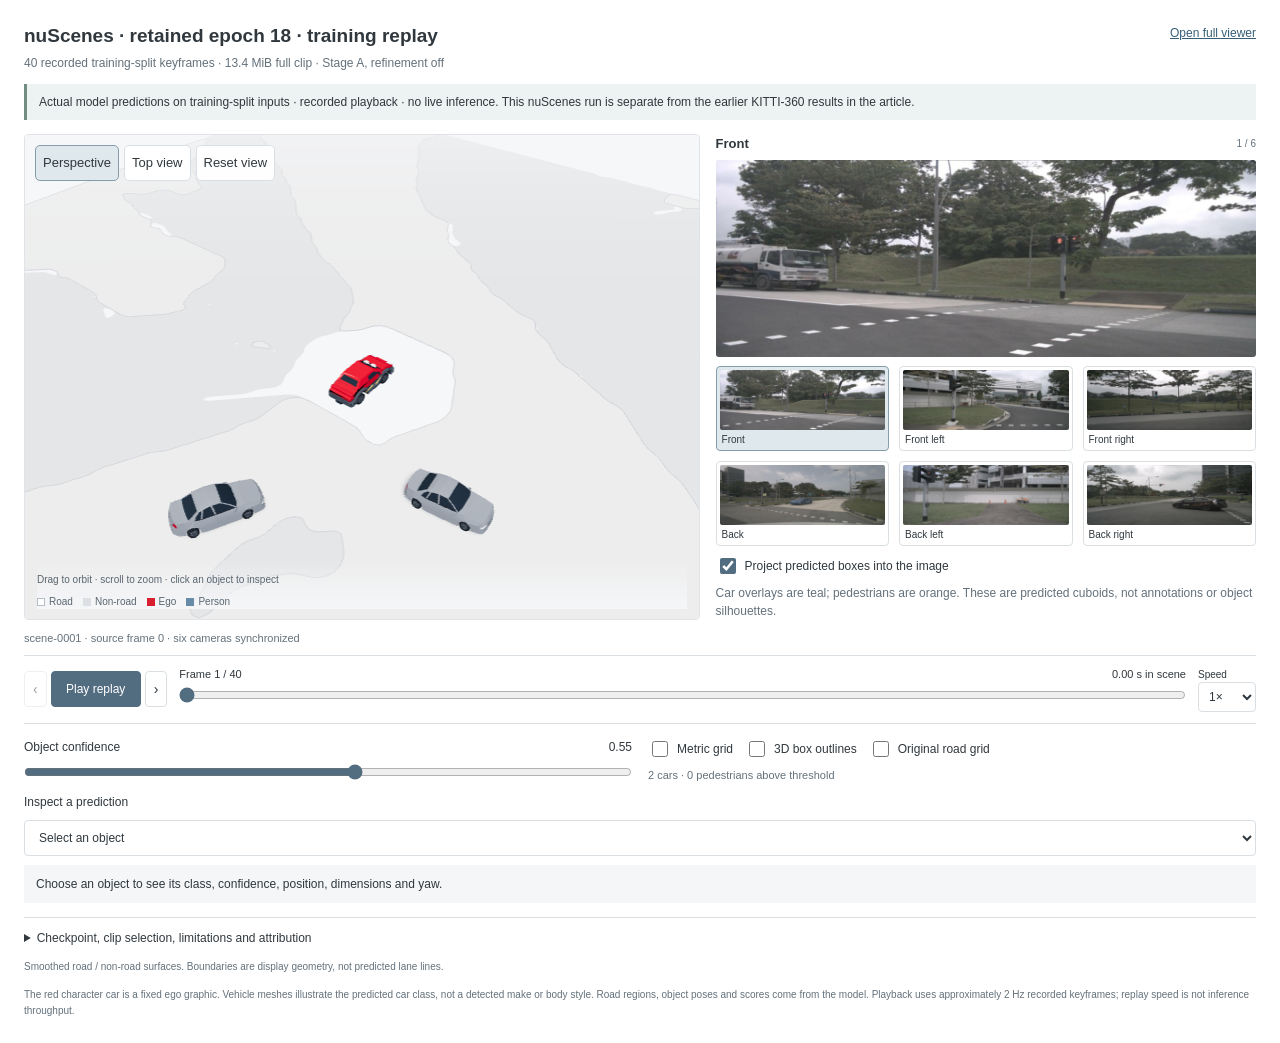
<file: website/replay/index.html>
<!doctype html>
<html lang="en">
<head>
  <meta charset="utf-8">
  <meta name="viewport" content="width=device-width,initial-scale=1">
  <title>Recorded model replay · FSD research</title>
  <link rel="stylesheet" href="replay.css?v=20260915">
  <script type="importmap">{"imports":{"three":"./vendor/three.module.js"}}</script>
  <script type="module" src="replay.js?v=20260915c"></script>
</head>
<body>
<main class="replay">
  <header>
    <div><h1 id="model-title">Recorded model replay</h1><p id="model-note">Loading the pinned checkpoint’s replay…</p></div>
    <a class="full-view" href="./" target="_blank" rel="noopener">Open full viewer</a>
  </header>
  <p class="notice" id="replay-notice">Actual model predictions · recorded inputs · no live inference. This nuScenes run is separate from the earlier KITTI-360 results in the article.</p>
  <div class="viewer-grid">
    <section class="scene" aria-label="Predicted 3D scene">
      <div id="viewport" tabindex="0" role="img" aria-label="Interactive 3D prediction. Drag to orbit, scroll to zoom; use the view buttons for fixed views."></div>
      <div class="scene-controls" role="group" aria-label="3D camera view">
        <button id="perspective" aria-pressed="true">Perspective</button>
        <button id="topdown" aria-pressed="false">Top view</button>
        <button id="reset-view">Reset view</button>
      </div>
      <div class="scene-bottom"><p>Drag to orbit · scroll to zoom · click an object to inspect</p><div class="legend"><span><i class="road"></i>Road</span><span><i class="nonroad"></i>Non-road</span><span><i class="ego"></i>Ego</span><span><i class="person"></i>Person</span></div></div>
      <p id="webgl-error" class="webgl-error" hidden>3D rendering is unavailable in this browser. Camera playback and object values still work; try a browser with WebGL enabled.</p>
    </section>
    <section class="cameras" aria-label="Synchronized camera views">
      <div class="camera-heading"><h2 id="camera-name">Camera</h2><span id="camera-count">Six synchronized views</span></div>
      <div class="camera-large"><img id="camera-image" alt="Selected recorded camera input"><svg id="projection" viewBox="0 0 704 256" role="img" aria-label="Predicted 3D cuboids projected into the selected camera"></svg><span id="camera-loading">Loading camera inputs…</span></div>
      <div id="camera-tabs" class="camera-tabs" role="group" aria-label="Select a camera"></div>
      <label class="check"><input type="checkbox" id="overlay" checked> Project predicted boxes into the image</label>
      <p class="camera-note">Car overlays are teal; pedestrians are orange. These are predicted cuboids, not annotations or object silhouettes.</p>
    </section>
  </div>
  <div id="load-status" role="status" aria-live="polite">Loading the first synchronized frame…</div>
  <div id="error" role="alert" hidden></div>
  <div class="transport" role="group" aria-label="Recorded replay controls">
    <div class="play-buttons"><button id="previous" aria-label="Previous recorded frame" disabled>‹</button><button id="play" disabled>Play replay</button><button id="next" aria-label="Next recorded frame" disabled>›</button></div>
    <div class="timeline"><div><label for="scrubber" id="frame-counter">Replay frame</label><output id="timestamp" for="scrubber">—</output></div><input id="scrubber" aria-label="Recorded replay frame" type="range" min="0" max="0" value="0" disabled></div>
    <label class="speed">Speed<select id="speed"><option value=".5">0.5×</option><option value="1" selected>1×</option><option value="2">2×</option></select></label>
  </div>
  <div class="inspection">
    <label class="confidence" for="confidence">Object confidence <output id="confidence-value" for="confidence">0.55</output><input id="confidence" aria-label="Object confidence" type="range" min="0.01" max="1" step=".01" value=".55"></label>
    <div class="inspection-tools"><label class="check"><input id="grid" type="checkbox"> Metric grid</label><label class="check"><input id="boxes" type="checkbox"> 3D box outlines</label><label class="check"><input id="raw-road" type="checkbox"> Original road grid</label><span id="object-count">No frame loaded</span></div>
    <label class="object-label" for="object-select">Inspect a prediction</label><select id="object-select"><option value="-1">Select an object</option></select>
    <p id="object-details">Choose an object to see its class, confidence, position, dimensions and yaw.</p>
  </div>
  <details id="provenance">
    <summary>Checkpoint, clip selection, limitations and attribution</summary>
    <div id="provenance-body"></div>
  </details>
  <p class="footer-note" id="surface-note">Smoothed road / non-road surfaces. Boundaries are display geometry, not predicted lane lines.</p>
  <p class="footer-note">The red character car is a fixed ego graphic. Vehicle meshes illustrate the predicted car class, not a detected make or body style. Road regions, object poses and scores come from the model. Playback uses approximately 2 Hz recorded keyframes; replay speed is not inference throughput.</p>
</main>
</body>
</html>
</file>
<file: website/style.css>
:root { color-scheme: light; --paper:#f5f1eb; --ink:#232323; --blue:#315c86; --muted:#67635e; --rule:#d5d0c8; }
* { box-sizing:border-box; }
html { scroll-behavior:smooth; scroll-padding-top:40px; }
body { margin:0; background:var(--paper); color:var(--ink); font-family:Georgia,'Times New Roman',serif; font-size:18px; line-height:1.72; -webkit-font-smoothing:antialiased; }
a { color:var(--blue); text-underline-offset:4px; }
a:hover { text-decoration:underline; }
a:focus-visible,button:focus-visible,summary:focus-visible { outline:2px solid var(--blue); outline-offset:5px; border-radius:1px; }
.skip-link { position:fixed; top:12px; left:20px; z-index:5; padding:8px 16px; background:var(--paper); transform:translateY(-160%); }
.skip-link:focus { transform:translateY(0); }
.page { max-width:1200px; margin:52px auto 0; padding:0 36px; display:grid; grid-template-columns:160px minmax(0,760px); gap:48px; justify-content:center; align-items:start; }
.contents { position:fixed; top:116px; left:max(36px,calc(50vw - 484px)); width:160px; max-height:calc(100vh - 140px); overflow-y:auto; padding-top:13px; }
.contents nav { display:flex; flex-direction:column; gap:8px; }
.contents a { display:block; padding:4px 12px; border-left:2px solid transparent; color:var(--muted); text-decoration:none; font-size:15px; line-height:1.65; }
.contents a:hover { color:var(--ink); }
.contents a[aria-current] { border-color:var(--blue); color:var(--blue); }
.contents-toggle { display:none; }
main { min-width:0; grid-column:2; }
h1,h2,h3 { font-weight:500; line-height:1.17; letter-spacing:-.035em; }
h1 { font-size:clamp(36px,4vw,51px); margin:0 0 13px; max-width:740px; }
.eyebrow { margin:0 0 13px; color:#80562f; font:600 12px/1.4 system-ui,sans-serif; letter-spacing:.12em; text-transform:uppercase; }
.byline { color:var(--muted); font-size:15px; margin:0; }
.byline span { padding:0 12px; }
.lede { font-size:21px; line-height:1.6; margin:32px 0 0; }
.article-header { margin-bottom:57px; }
section { scroll-margin-top:30px; margin-bottom:51px; }
h2 { font-size:33px; margin:0 0 19px; }
h3 { font-size:24px; margin:28px 0 14px; }
p { margin:0 0 18px; }
ul { margin:16px 0 0; padding-left:23px; }
li { padding-left:5px; margin-bottom:7px; }
.note { border-left:2px solid #729283; margin:27px 0; padding:3px 0 3px 20px; color:#4d5650; font-size:17px; }
.note p { margin:0; }
.note strong { font-weight:normal; color:var(--ink); }
.equation { overflow-x:auto; margin:27px 0; padding:18px 22px; border:1px solid var(--rule); background:rgba(255,255,255,.22); text-align:center; font-size:20px; letter-spacing:.01em; }
.equation-small { font-size:17px; }
.math { font-style:italic; }
.figure-placeholder { position:relative; margin:34px 0; padding:45px 38px 32px; border:1px dashed #aaa299; background:rgba(255,255,255,.18); min-height:210px; display:flex; flex-direction:column; justify-content:center; text-align:center; }
.figure-placeholder::before { content:""; position:absolute; inset:13px; border:1px solid rgba(114,146,131,.24); pointer-events:none; }
.figure-placeholder strong { position:relative; font-size:22px; font-weight:500; line-height:1.35; }
.figure-placeholder figcaption { position:relative; max-width:600px; margin:15px auto 0; color:var(--muted); font:14px/1.55 system-ui,sans-serif; }
.figure-label { position:absolute; z-index:1; top:14px; left:18px; color:#9b5c31; font:600 10px/1.4 system-ui,sans-serif; letter-spacing:.11em; text-transform:uppercase; }
.pipeline { list-style:none; padding:0; margin:27px 0 31px; border-top:1px solid var(--rule); }
.pipeline li { display:grid; grid-template-columns:38px 150px 1fr; gap:15px; align-items:baseline; margin:0; padding:12px 0; border-bottom:1px solid var(--rule); }
.pipeline li > span { color:#9b5c31; font:11px/1.4 system-ui,sans-serif; }
.pipeline strong { font-weight:500; }
.pipeline small { color:var(--muted); font:14px/1.5 system-ui,sans-serif; }
.metric-table { margin:26px 0; border-top:1px solid var(--ink); }
.metric-table [role="row"] { display:grid; grid-template-columns:1fr auto; gap:28px; padding:9px 0; border-bottom:1px solid var(--rule); }
.metric-table [role="columnheader"] { font:600 12px/1.5 system-ui,sans-serif; text-transform:uppercase; letter-spacing:.06em; }
.metric-table [role="cell"]:last-child { font-variant-numeric:tabular-nums; }
.references { list-style:none; padding:0; }
.references li { padding:8px 0; margin:0; border-bottom:1px solid var(--rule); }
.disclosure { margin-top:31px; padding-top:18px; border-top:1px solid var(--rule); color:var(--muted); font-size:16px; }
.disclosure strong { color:var(--ink); font-weight:500; }
details { border-top:1px solid var(--rule); border-bottom:1px solid var(--rule); margin-top:25px; }
summary { cursor:pointer; padding:13px 0; font-size:16px; }
summary::marker { color:var(--blue); }
.detail-content { padding:7px 20px 4px; font-size:17px; }
.muted { color:var(--muted); }
.article-footer { display:flex; justify-content:space-between; gap:24px; border-top:1px solid var(--rule); padding:23px 0 40px; margin-top:68px; font-size:14px; color:var(--muted); }
.article-footer a { text-decoration:none; }
@media(min-width:1400px) { .page { margin-top:65px; } }
@media(min-width:1100px) { .figure-wide { width:min(1040px,calc(100vw - 250px)); margin-left:50%; transform:translateX(-50%); } }
@media(max-width:850px) {
  html { scroll-padding-top:85px; }
  .page { display:block; margin:21px auto 0; padding:0 25px; max-width:760px; }
  .contents { position:relative; top:auto; left:auto; width:auto; max-height:none; overflow:visible; z-index:2; padding:0; margin:0 0 29px; background:var(--paper); border-bottom:1px solid var(--rule); }
  .contents-toggle { width:100%; display:flex; align-items:center; justify-content:space-between; background:none; border:0; color:var(--ink); font:14px/1.5 system-ui,sans-serif; padding:15px 0; cursor:pointer; }
  .contents-toggle span { font-size:21px; font-weight:300; }
  .contents nav { display:none; padding:0 0 15px; gap:3px; }
  .contents.is-open nav { display:flex; }
  h1 { font-size:38px; }
  h2 { font-size:29px; }
  .lede { font-size:20px; margin-top:25px; }
  .article-header { margin-bottom:41px; }
  section { scroll-margin-top:80px; margin-bottom:39px; }
  body { font-size:17px; }
  .figure-placeholder { padding:42px 24px 27px; min-height:190px; }
  .pipeline li { grid-template-columns:32px 1fr; gap:10px; }
  .pipeline small { grid-column:2; }
}
@media(prefers-reduced-motion:reduce) { html { scroll-behavior:auto; } }
@media print { .contents,.site-header,.skip-link,.article-footer { display:none; } .page { display:block; padding:0; margin:0; } body { background:white; font-size:12pt; } }

/* Embedded report media and code stay inside the existing article column. */
.media-surface, .code-surface { min-width:0; margin:34px 0; border:1px solid var(--rule); background:rgba(255,255,255,.18); }
.media-surface img, .media-surface video, .media-surface iframe { display:block; width:100%; height:auto; border:0; }
.media-surface iframe { aspect-ratio:16 / 9; }
.media-surface figcaption, .code-surface figcaption { margin:0; padding:13px 18px; color:var(--muted); font:14px/1.55 system-ui,sans-serif; }
.code-surface figcaption { border-bottom:1px solid var(--rule); }
.code-surface pre { margin:0; padding:20px; overflow-x:auto; font:13px/1.7 Consolas,'Liberation Mono',monospace; tab-size:4; }
.code-surface pre:focus-visible { outline:2px solid var(--blue); outline-offset:3px; }
.code-surface code { font:inherit; }
article h4 { margin:28px 0 14px; font-size:20px; font-weight:500; line-height:1.35; }
@media print { .code-surface pre { white-space:pre-wrap; overflow-wrap:anywhere; } }

/* The real model player is isolated; existing article layout stays unchanged. */
.model-replay-surface { margin:34px 0; min-width:0; border:1px solid var(--rule); background:#fff; }
.model-replay-surface > figcaption { padding:17px 20px; font:13px/1.6 system-ui,sans-serif; color:#53616a; border-bottom:1px solid #d9dfe3; }
.model-replay-surface > figcaption strong { display:block; margin-bottom:7px; color:var(--ink); font-size:16px; }
.model-replay-surface > figcaption p { margin:0 0 8px; }
.model-replay-surface iframe { width:100%; height:1040px; display:block; border:0; }
@media print { .model-replay-surface iframe { display:none; } }
</file>
<file: website/animations.css>
/* Local figure surfaces only: the article grid and typography are unchanged. */
.animation-figure { position:relative; min-width:0; margin:34px 0; padding:43px 22px 20px; border:1px solid #c8c2b6; background:#f7f5ef; text-align:left; contain:layout; overflow:hidden; }
.animation-figure > strong { display:block; font-size:22px; font-weight:500; line-height:1.35; }
.animation-figure > figcaption { margin:17px 0 0; color:#625e56; font:13px/1.55 system-ui,sans-serif; }
.animation-figure .figure-label { color:#80512e; }
.viz-root { margin-top:18px; font:13px/1.5 system-ui,sans-serif; color:#343b38; }
.viz-options { display:flex; flex-wrap:wrap; gap:8px; align-items:center; margin-bottom:12px; }
.viz-options label { display:flex; align-items:center; flex-wrap:wrap; gap:8px; }
.viz-options select { max-width:100%; min-height:36px; padding:5px 8px; color:inherit; background:#fffdf8; border:1px solid #aaa99e; border-radius:3px; font:inherit; }
.viz-options input[type="checkbox"] { width:17px; height:17px; accent-color:#266c67; }
.viz-options input[type="range"] { width:125px; max-width:100%; }
.viz-root button { min-height:36px; padding:6px 11px; border:1px solid #aaa99e; border-radius:3px; background:#fffdf8; color:#343b38; font:inherit; cursor:pointer; }
.viz-root button:hover { background:#e9eee7; }
.viz-root button[aria-pressed="true"] { background:#266c67; border-color:#266c67; color:#fff; }
.viz-root button:disabled { opacity:.45; cursor:default; }
.viz-root :is(button,input,select):focus-visible { outline:2px solid #275e97; outline-offset:3px; }
.viz-stage { min-width:0; border:1px solid #dedacf; background:#fcfbf6; border-radius:3px; overflow:hidden; }
.viz-stage svg { display:block; width:100%; height:auto; font:12px system-ui,sans-serif; }
.viz-stage text { fill:#343b38; }
.viz-stage .viz-small { font-size:11px; }
.viz-stage .viz-large { font-size:18px; font-weight:600; }
.viz-readout { min-height:74px; padding:12px 0 9px; font-variant-numeric:tabular-nums; }
.viz-readout p { margin:0 0 5px; }
.viz-readout strong { font-weight:650; }
.viz-readout dl { display:grid; grid-template-columns:auto 1fr; column-gap:12px; row-gap:4px; margin:0; }
.viz-readout dt { color:#666358; }
.viz-readout dd { margin:0; min-width:0; overflow-wrap:anywhere; }
.viz-transport { display:flex; align-items:center; gap:8px; flex-wrap:wrap; padding-top:10px; border-top:1px solid #dedacf; }
.viz-transport .viz-play { min-width:72px; background:#266c67; border-color:#266c67; color:white; }
.viz-seek { display:grid; grid-template-columns:1fr auto; width:100%; gap:4px 12px; align-items:center; }
.viz-seek input { grid-column:1 / -1; width:100%; margin:4px 0; accent-color:#266c67; cursor:pointer; min-height:24px; }
.viz-seek output { font-variant-numeric:tabular-nums; color:#625e56; }
.viz-provenance { margin:12px 0 0; color:#625e56; font-size:11px; line-height:1.5; }
.viz-provenance a { color:inherit; }
.viz-key { display:flex; flex-wrap:wrap; gap:5px 14px; margin-bottom:7px; }
.viz-key span::before { content:""; display:inline-block; width:9px; height:9px; margin-right:5px; background:var(--key); border-radius:2px; }
.viz-fallback { padding:12px; border-left:2px solid #a56534; }
/* The old wide placeholders overlapped the fixed chapter links. Keep the
   interactive surfaces inside the unchanged article column. */
@media(min-width:1100px) { .animation-figure.figure-wide { width:100%; margin-left:0; transform:none; } }
@media(max-width:600px) {
  .animation-figure { padding:40px 12px 16px; }
  .animation-figure > strong { font-size:20px; }
  .viz-root button { min-height:40px; padding:7px 9px; }
  .viz-options { gap:7px; }
  .viz-readout { min-height:94px; }
  .viz-readout dl { grid-template-columns:1fr; gap:0; }
  .viz-readout dd { margin-bottom:6px; }
}
@media print {
  .animation-figure { break-inside:avoid; width:auto !important; margin-left:0 !important; transform:none !important; }
  .viz-transport, .viz-options { display:none; }
}
</file>
<file: website/replay/replay.css>
[hidden]{display:none!important}
:root{font:14px/1.5 Bahnschrift,"Segoe UI",Arial,sans-serif;color:#30383e;background:#fff;--line:#d9dfe3;--accent:#526c80}
*{box-sizing:border-box}body{margin:0}button,input,select{font:inherit}button,select{border:1px solid var(--line);border-radius:4px;background:#fff;color:inherit;padding:7px 10px;min-height:36px}button{cursor:pointer}button:hover{background:#e9eff2}button:disabled{opacity:.45;cursor:default}button[aria-pressed=true]{background:#dfe8ed;border-color:#859daa}button:focus-visible,input:focus-visible,select:focus-visible,a:focus-visible,summary:focus-visible,#viewport:focus-visible{outline:2px solid #336989;outline-offset:3px}input[type=range],input[type=checkbox]{accent-color:var(--accent)}input[type=range]{min-height:24px;margin:0;width:100%;cursor:pointer}input[type=checkbox]{width:16px;height:16px}a{color:#365f77}h1,h2,p{margin:0}h1{font-size:19px;font-weight:550;line-height:1.3}h2{font-size:13px;font-weight:550}
.replay{max-width:1400px;margin:auto;padding:16px}header{display:flex;justify-content:space-between;align-items:start;gap:18px;margin-bottom:12px}#model-note{font-size:12px;color:#64717b;margin-top:5px}.full-view{font-size:12px;white-space:nowrap}.notice{font-size:12px;line-height:1.5;padding:9px 12px;background:#edf3f2;border-left:3px solid #728e82;margin-bottom:14px}
.viewer-grid{display:grid;grid-template-columns:minmax(0,1.25fr) minmax(255px,1fr);gap:16px}.scene{position:relative;min-height:355px;background:#f2f4f6;border:1px solid var(--line);border-radius:4px;overflow:hidden}#viewport{position:absolute;inset:0}#viewport canvas{display:block;touch-action:none;max-width:100%}.scene-controls{position:absolute;top:10px;left:10px;right:10px;display:flex;gap:5px;flex-wrap:wrap;pointer-events:none}.scene-controls button{font-size:11px;min-height:31px;padding:4px 7px;background:#fffffff0;pointer-events:auto}.scene-controls button[aria-pressed=true]{background:#dfe8ed}.scene-bottom{position:absolute;bottom:10px;left:12px;right:12px;pointer-events:none}.scene-bottom p{font-size:10px;color:#556571;margin-bottom:7px}.legend{display:flex;flex-wrap:wrap;gap:5px 10px;font-size:10px;color:#5f6c74}.legend span{display:flex;gap:4px;align-items:center}.legend i{width:8px;height:8px;display:inline-block}.road{background:#aeb6bd}.sidewalk{background:#d5d9dc}.other{background:#b9c4ba}.person{background:#688ca7}.webgl-error{position:absolute;inset:90px 20px auto;font-size:13px;line-height:1.7;background:#fff;padding:12px}
.cameras{min-width:0}.camera-heading{display:flex;justify-content:space-between;gap:8px;align-items:center;margin-bottom:7px}.camera-heading span{font-size:10px;color:#64717b}.camera-large{position:relative;width:100%;aspect-ratio:704/256;background:#e9edf0;border-radius:3px;overflow:hidden}.camera-large>img,.camera-large>svg{position:absolute;inset:0;display:block;width:100%;height:100%;object-fit:contain}.camera-large>svg{pointer-events:none}.camera-large>img:not([src]){display:none}#camera-loading{position:absolute;inset:0;display:grid;place-items:center;font-size:12px;color:#64717b}.camera-tabs{display:grid;grid-template-columns:repeat(3,minmax(0,1fr));gap:6px;margin:9px 0}.camera-tabs button{min-width:0;padding:3px;font-size:10px;line-height:1.4;text-align:left}.camera-tabs img{display:block;width:100%;aspect-ratio:704/256;object-fit:cover;border-radius:2px;margin-bottom:3px}.camera-tabs span{display:block;padding-left:2px}.check{display:flex;align-items:center;gap:6px;font-size:12px}.camera-note{font-size:10px;color:#64717b;margin-top:7px}
#load-status{font-size:11px;color:#64717b;min-height:25px;margin-top:10px}#error{padding:10px 12px;border-left:3px solid #a36938;background:#fff4e8;font-size:12px;margin-bottom:10px}
.transport{display:flex;align-items:center;gap:12px;border-block:1px solid var(--line);padding:10px 0}.play-buttons{display:flex;gap:4px}.play-buttons button{padding:5px 8px}#play{background:var(--accent);color:#fff;border-color:var(--accent);min-width:90px;font-size:12px}.timeline{flex:1;min-width:0}.timeline>div{display:flex;justify-content:space-between;gap:10px;font-size:11px;font-variant-numeric:tabular-nums}.speed{display:flex;flex-direction:column;font-size:10px}.speed select{min-height:30px;padding:2px 6px;font-size:12px}
.inspection{display:grid;grid-template-columns:1fr 1fr;gap:9px 16px;margin:14px 0;font-size:12px}.confidence{display:grid;grid-template-columns:1fr auto;gap:4px 10px}.confidence input{grid-column:1/-1}.inspection-tools{display:flex;gap:7px 12px;flex-wrap:wrap;align-items:center}#object-count{font-size:11px;color:#64717b;width:100%}.object-label{grid-column:1/-1}#object-select{grid-column:1/-1;max-width:100%;font-size:12px}#object-details{grid-column:1/-1;font-size:12px;font-variant-numeric:tabular-nums;line-height:1.7;background:#f4f6f7;padding:9px 12px}
details{border-top:1px solid var(--line);padding-top:11px;font-size:12px}summary{cursor:pointer}#provenance-body{margin-top:12px;line-height:1.65;overflow-wrap:anywhere}#provenance-body p{margin:0 0 9px}#provenance-body ul{padding-left:19px;margin:9px 0}#provenance-body code{font-size:11px}.footer-note{font-size:10px;color:#64717b;line-height:1.6;margin-top:12px}
@media(min-width:1000px){.scene{min-height:480px}.replay{padding:24px}.camera-tabs{gap:10px}.camera-note{font-size:12px}.scene-controls button{font-size:13px;min-height:36px}}
@media(max-width:620px){.replay{padding:12px}.viewer-grid{grid-template-columns:1fr;gap:12px}.scene{min-height:330px}.inspection{grid-template-columns:1fr}.transport{flex-wrap:wrap;gap:7px 12px}.timeline{order:3;flex-basis:100%}.speed{margin-left:auto;flex-direction:row;align-items:center;gap:7px}.full-view{white-space:normal;max-width:72px;text-align:right}.scene-controls button{font-size:11px}.camera-tabs{grid-template-columns:repeat(3,minmax(0,1fr))}}
@media(prefers-reduced-motion:reduce){*{scroll-behavior:auto!important}}
.scene{background:#f6f7f9}.legend .road{background:#fff;border:1px solid #b5bdc7}.legend .nonroad{background:#dce0e5}.legend .ego{background:#d91f32}.scene-bottom{background:linear-gradient(transparent,#f6f7f9e8);padding-top:14px}.scene-controls button{border-radius:5px}.scene{border-color:#e0e4e9}.scene-bottom p,.legend{color:#596570}
</file>
